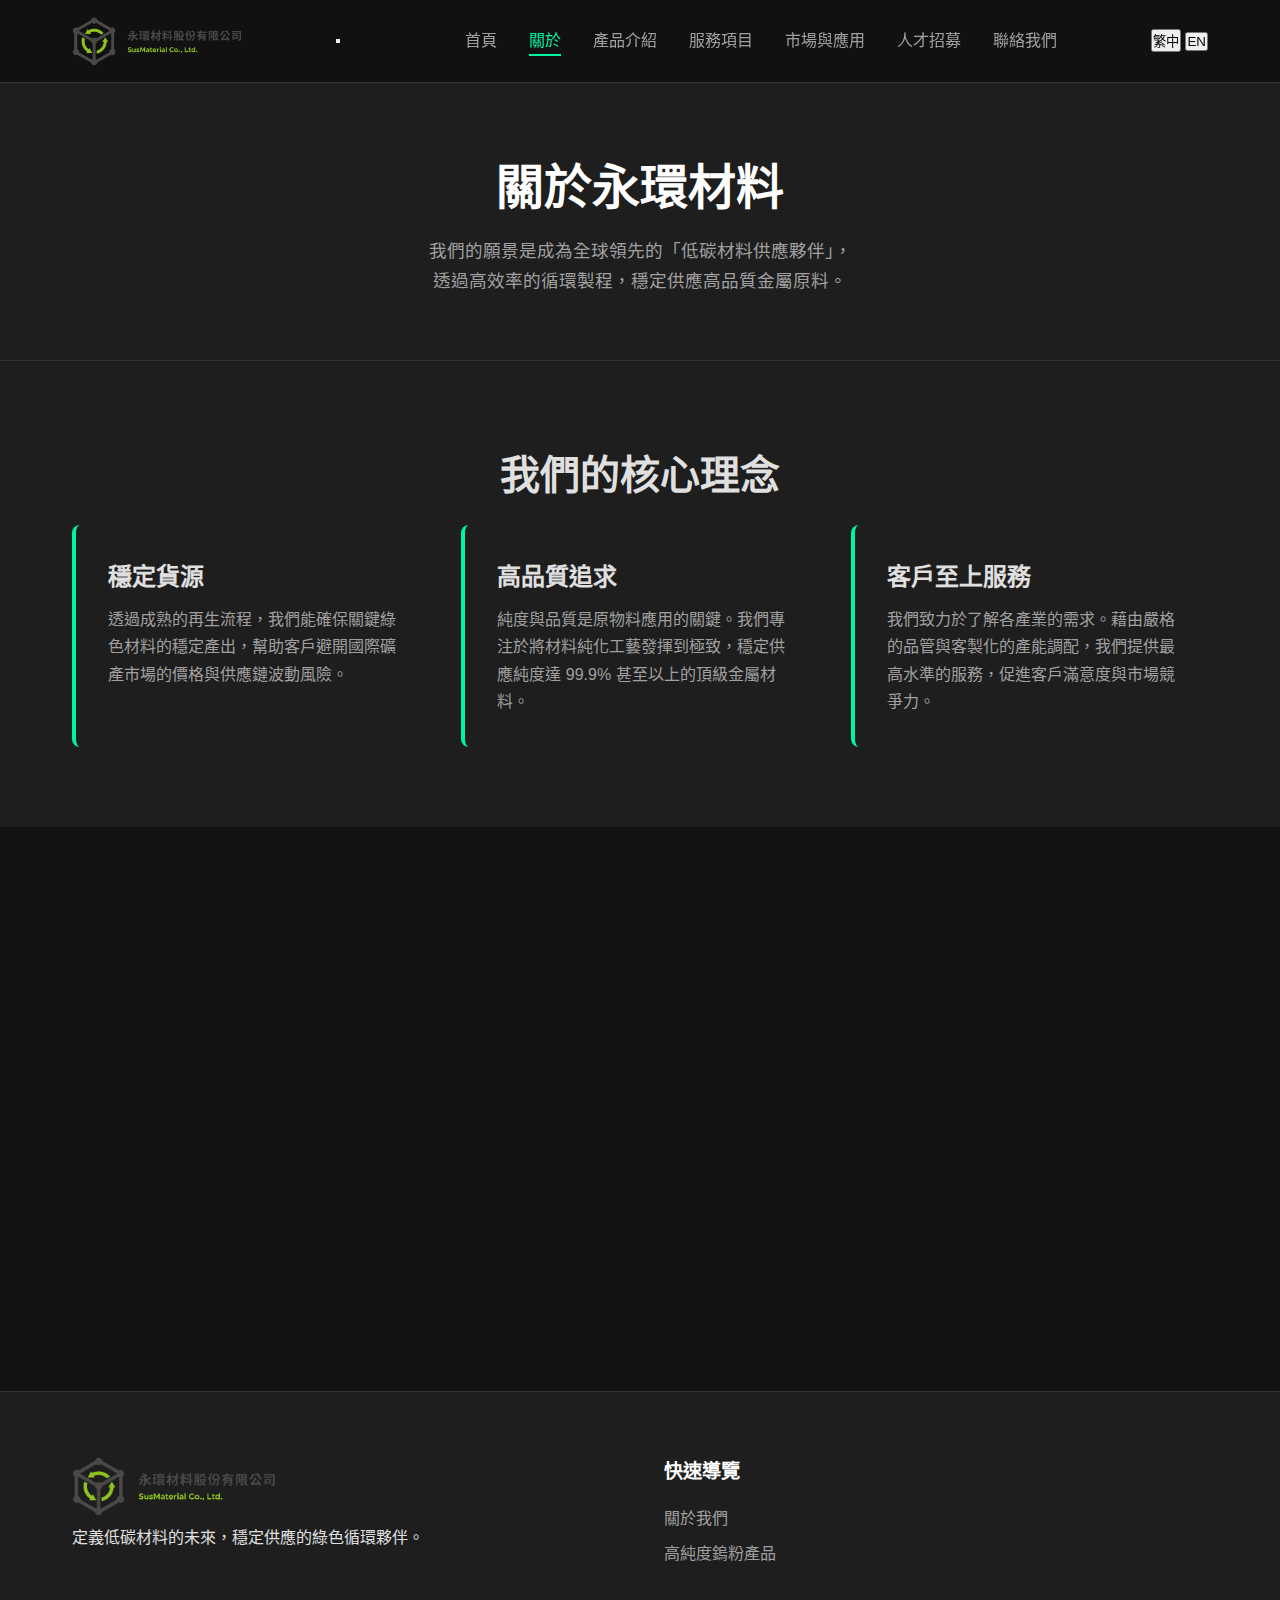
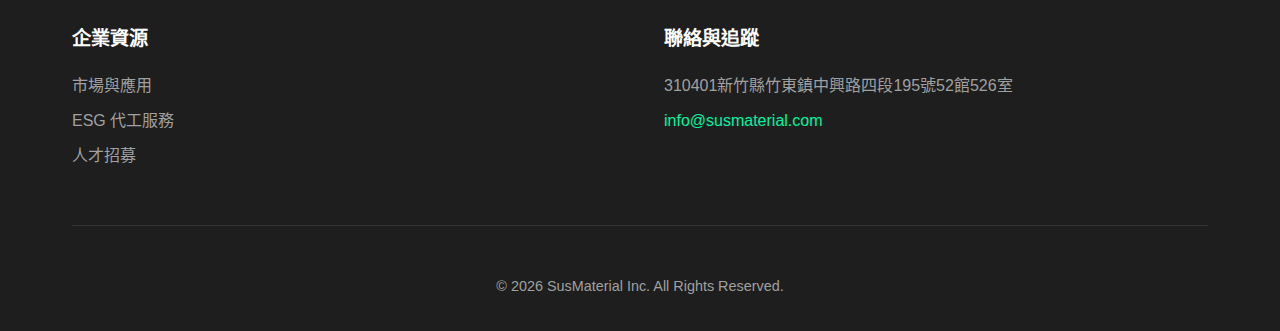
<file: about.html>
<!DOCTYPE html>
<html lang="zh-TW">

<head>
    <meta charset="UTF-8">
    <meta name="viewport" content="width=device-width, initial-scale=1.0">
    <title>關於我們 - 永環材料 (SusMaterial)</title>
    <link rel="stylesheet" href="style.css">
</head>

<body>
    <header class="main-header">
        <div class="container">
            <a href="index.html" class="logo">
                <img src="assets/logo.png" alt="SusMaterial Logo">
            </a>

            <button class="nav-toggle" aria-label="toggle navigation">
                <span class="hamburger"></span>
            </button>

            <nav class="main-nav">
                <ul>
                    <li><a href="index.html" data-i18n-key="navHome">首頁</a></li>
                    <li><a href="about.html" class="active" data-i18n-key="navAbout">關於</a></li>
                    <li><a href="products.html" data-i18n-key="navProducts">產品介紹</a></li>
                    <li><a href="services.html" data-i18n-key="navServices">服務項目</a></li>
                    <li><a href="market.html" data-i18n-key="navMarket">市場與應用</a></li>
                    <li><a href="careers.html" data-i18n-key="navCareers">人才招募</a></li>
                    <li><a href="contact.html" class="nav-cta-btn" data-i18n-key="navContact">聯絡我們</a></li>
                </ul>
            </nav>

            <div class="language-switcher">
                <button class="lang-btn active" data-lang="zh-TW">繁中</button>
                <button class="lang-btn" data-lang="en-US">EN</button>
            </div>
        </div>
    </header>

    <main>
        <section class="page-hero">
            <div class="container">
                <h1 class="page-title" data-i18n-key="aboutPageTitle">關於永環材料</h1>
                <p class="page-subtitle" data-i18n-key="aboutPageSubtitle1">我們的願景是成為全球領先的「低碳材料供應夥伴」，</p>
                <p class="page-subtitle" data-i18n-key="aboutPageSubtitle2">透過高效率的循環製程，穩定供應高品質金屬原料。</p>
            </div>
        </section>

        <section class="content-section" style="background-color: var(--bg-surface);">
            <div class="container reveal">
                <h2 class="section-title" data-i18n-key="aboutCoreTitle">我們的核心理念</h2>
                <div class="philosophy-grid">
                    <div class="feature-item">
                        <h3 data-i18n-key="aboutCore1Title">穩定貨源</h3>
                        <p data-i18n-key="aboutCore1Desc">透過成熟的再生流程，我們能確保關鍵綠色材料的穩定產出，幫助客戶避開國際礦產市場的價格與供應鏈波動風險。</p>
                    </div>
                    <div class="feature-item">
                        <h3 data-i18n-key="aboutCore2Title">高品質追求</h3>
                        <p data-i18n-key="aboutCore2Desc">
                            純度與品質是原物料應用的關鍵。我們專注於將材料純化工藝發揮到極致，穩定供應純度達 99.9% 甚至以上的頂級金屬材料。</p>
                    </div>
                    <div class="feature-item">
                        <h3 data-i18n-key="aboutCore3Title">客戶至上服務</h3>
                        <p data-i18n-key="aboutCore3Desc">我們致力於了解各產業的需求。藉由嚴格的品管與客製化的產能調配，我們提供最高水準的服務，促進客戶滿意度與市場競爭力。
                        </p>
                    </div>
                </div>
            </div>
        </section>

        <section class="content-section">
            <div class="container reveal">
                <h2 class="section-title" data-i18n-key="aboutSdgTitle">響應聯合國永續發展目標 (SDGs)</h2>
                <div class="section-intro" style="display: flex; justify-content: center; text-align: center;">
                    <span style="font-size: clamp(0.9rem, 2vw, 1.1rem); color: var(--text-secondary);"
                        data-i18n-key="aboutSdgDesc">永環材料的技術與營運模式，高度契合國際永續趨勢，<br>致力於為全球環境帶來實質的正面影響力。</span>
                </div>
                <div class="features-grid mt-2" style="grid-template-columns: repeat(auto-fit, minmax(280px, 1fr));">
                    <div class="feature-item md-card elevation-1" style="text-align: left; padding: 2rem;">
                        <h3 data-i18n-key="aboutSdg9Title"
                            style="color: var(--primary-accent); margin-bottom: 1rem; border-bottom: 2px solid var(--border-color); padding-bottom: 0.5rem; display: flex; align-items: center; white-space: nowrap;">
                            <span style="font-size: 1.5rem; margin-right: 0.5rem;">🏗️</span>目標 9：工業與創新
                        </h3>
                        <p data-i18n-key="aboutSdg9Desc" style="color: var(--text-secondary);">
                            透過革命性的低碳精煉技術，推動傳統金屬回收產業的創新升級，建立更具韌性且永續的工業基礎。</p>
                    </div>
                    <div class="feature-item md-card elevation-1" style="text-align: left; padding: 2rem;">
                        <h3 data-i18n-key="aboutSdg12Title"
                            style="color: var(--primary-accent); margin-bottom: 1rem; border-bottom: 2px solid var(--border-color); padding-bottom: 0.5rem; display: flex; align-items: center; white-space: nowrap;">
                            <span style="font-size: 1.5rem; margin-right: 0.5rem;">♻️</span>目標 12：責任消費與生產
                        </h3>
                        <p data-i18n-key="aboutSdg12Desc" style="color: var(--text-secondary);">
                            將廢棄合金轉化為高純度再生材料，極大化資源的利用率，建構完美的金屬閉環供應鏈，落實循環經濟。</p>
                    </div>
                    <div class="feature-item md-card elevation-1" style="text-align: left; padding: 2rem;">
                        <h3 data-i18n-key="aboutSdg13Title"
                            style="color: var(--primary-accent); margin-bottom: 1rem; border-bottom: 2px solid var(--border-color); padding-bottom: 0.5rem; display: flex; align-items: center; white-space: nowrap;">
                            <span style="font-size: 1.5rem; margin-right: 0.5rem;">🌍</span>目標 13：氣候行動
                        </h3>
                        <p data-i18n-key="aboutSdg13Desc" style="color: var(--text-secondary);">協助全球企業建立低碳供應鏈，邁向淨零目標
                            (Net Zero) 的承諾。</p>
                    </div>
                </div>
            </div>
        </section>

        <!-- Team Section Hidden per strategy 
        <section class="content-section">
            <div class="container reveal">
                <h2 class="section-title" data-i18n-key="aboutTeamTitle">專業、熱情、使命必達的團隊</h2>
                <p class="section-intro" data-i18n-key="aboutTeamIntro">
                    我們的團隊由材料科學、資源循環、商業營運等領域的專家組成，共同致力於以科技解決方案應對全球性的環境挑戰。</p>
                <div class="team-grid">
                    <div class="team-member">
                        <img src="assets/team-ceo.png" alt="鄭梓民博士">
                        <h4 data-i18n-key="aboutTeamCeoName">鄭梓民 博士</h4>
                        <span class="title" data-i18n-key="aboutTeamCeoTitle">創辦人 & 執行長 (CEO)</span>
                        <p data-i18n-key="aboutTeamCeoDesc">專精於廢棄物資源化與材料科學技術，是永環材料核心技術的發明者，擁有豐富的新型循環技術研發與商業化經驗。</p>
                    </div>
                    <div class="team-member">
                        <img src="assets/team-cto.png" alt="羅韶奇">
                        <h4 data-i18n-key="aboutTeamCtoName">羅韶奇 博士</h4>
                        <span class="title" data-i18n-key="aboutTeamCtoTitle">技術長 (CTO)</span>
                        <p data-i18n-key="aboutTeamCtoDesc">材料分析與低碳製程開發的專家，專長電化學技術應用與第一原理材料模擬，確保我們的技術始終保持在世界領先水平。</p>
                    </div>
                    <div class="team-member">
                        <img src="assets/team-coo.jpg" alt="黃渤珽">
                        <h4 data-i18n-key="aboutTeamCooName">黃渤珽</h4>
                        <span class="title" data-i18n-key="aboutTeamCooTitle">營運長 (COO)</span>
                        <p data-i18n-key="aboutTeamCooDesc">擅長產品設計與跨部門營運整合，負責將創新技術轉化為穩定可靠的商業服務，確保技術與市場需求的完美契合。</p>
                    </div>
                </div>
            </div>
        </section>
        -->
    </main>

    <footer class="main-footer">
        <div class="container">
            <div class="footer-content">
                <div class="footer-brand">
                    <img src="assets/logo.png" alt="SusMaterial Logo" style="height: 60px;">
                    <p data-i18n-key="footerSlogan">定義低碳材料的未來，穩定供應的綠色循環夥伴。</p>
                </div>
                <div class="footer-links">
                    <h3 data-i18n-key="footerSitemapQuick">快速導覽</h3>
                    <ul>
                        <li><a href="about.html" data-i18n-key="navAbout">關於我們</a></li>
                        <li><a href="products.html" data-i18n-key="navProducts">高純度鎢粉產品</a></li>
                    </ul>
                </div>
                <div class="footer-links">
                    <h3 data-i18n-key="footerSitemapResources">企業資源</h3>
                    <ul>
                        <li><a href="market.html" data-i18n-key="navMarket">市場與應用</a></li>
                        <li><a href="services.html" data-i18n-key="navServices">ESG 代工服務</a></li>
                        <li><a href="careers.html" data-i18n-key="navCareers">人才招募</a></li>
                    </ul>
                </div>
                <div class="footer-contact-info">
                    <h3 data-i18n-key="footerSitemapContact">聯絡與追蹤</h3>
                    <p data-i18n-key="footerContactAddress">310401新竹縣竹東鎮中興路四段195號52館526室</p>
                    <p data-i18n-key="footerContactEmail"><a href="mailto:info@susmaterial.com"
                            style="color: var(--primary-accent);">info@susmaterial.com</a></p>
                </div>
            </div>
        </div>
        <div class="footer-bottom">
            <p data-i18n-key="footerCopyright">© 2026 SusMaterial Inc. All Rights Reserved.</p>
        </div>
    </footer>

    <script src="app.js"></script>
    <script>
        function reveal() {
            var reveals = document.querySelectorAll(".reveal");
            for (var i = 0; i < reveals.length; i++) {
                var windowHeight = window.innerHeight;
                var elementTop = reveals[i].getBoundingClientRect().top;
                var elementVisible = 100;
                if (elementTop < windowHeight - elementVisible) {
                    reveals[i].classList.add("active");
                }
            }
        }
        window.addEventListener("scroll", reveal);
        reveal();

        const navToggle = document.querySelector('.nav-toggle');
        const mainNav = document.querySelector('.main-nav');
        navToggle.addEventListener('click', () => {
            document.body.classList.toggle('nav-open');
        });
    </script>
</body>

</html>
</file>
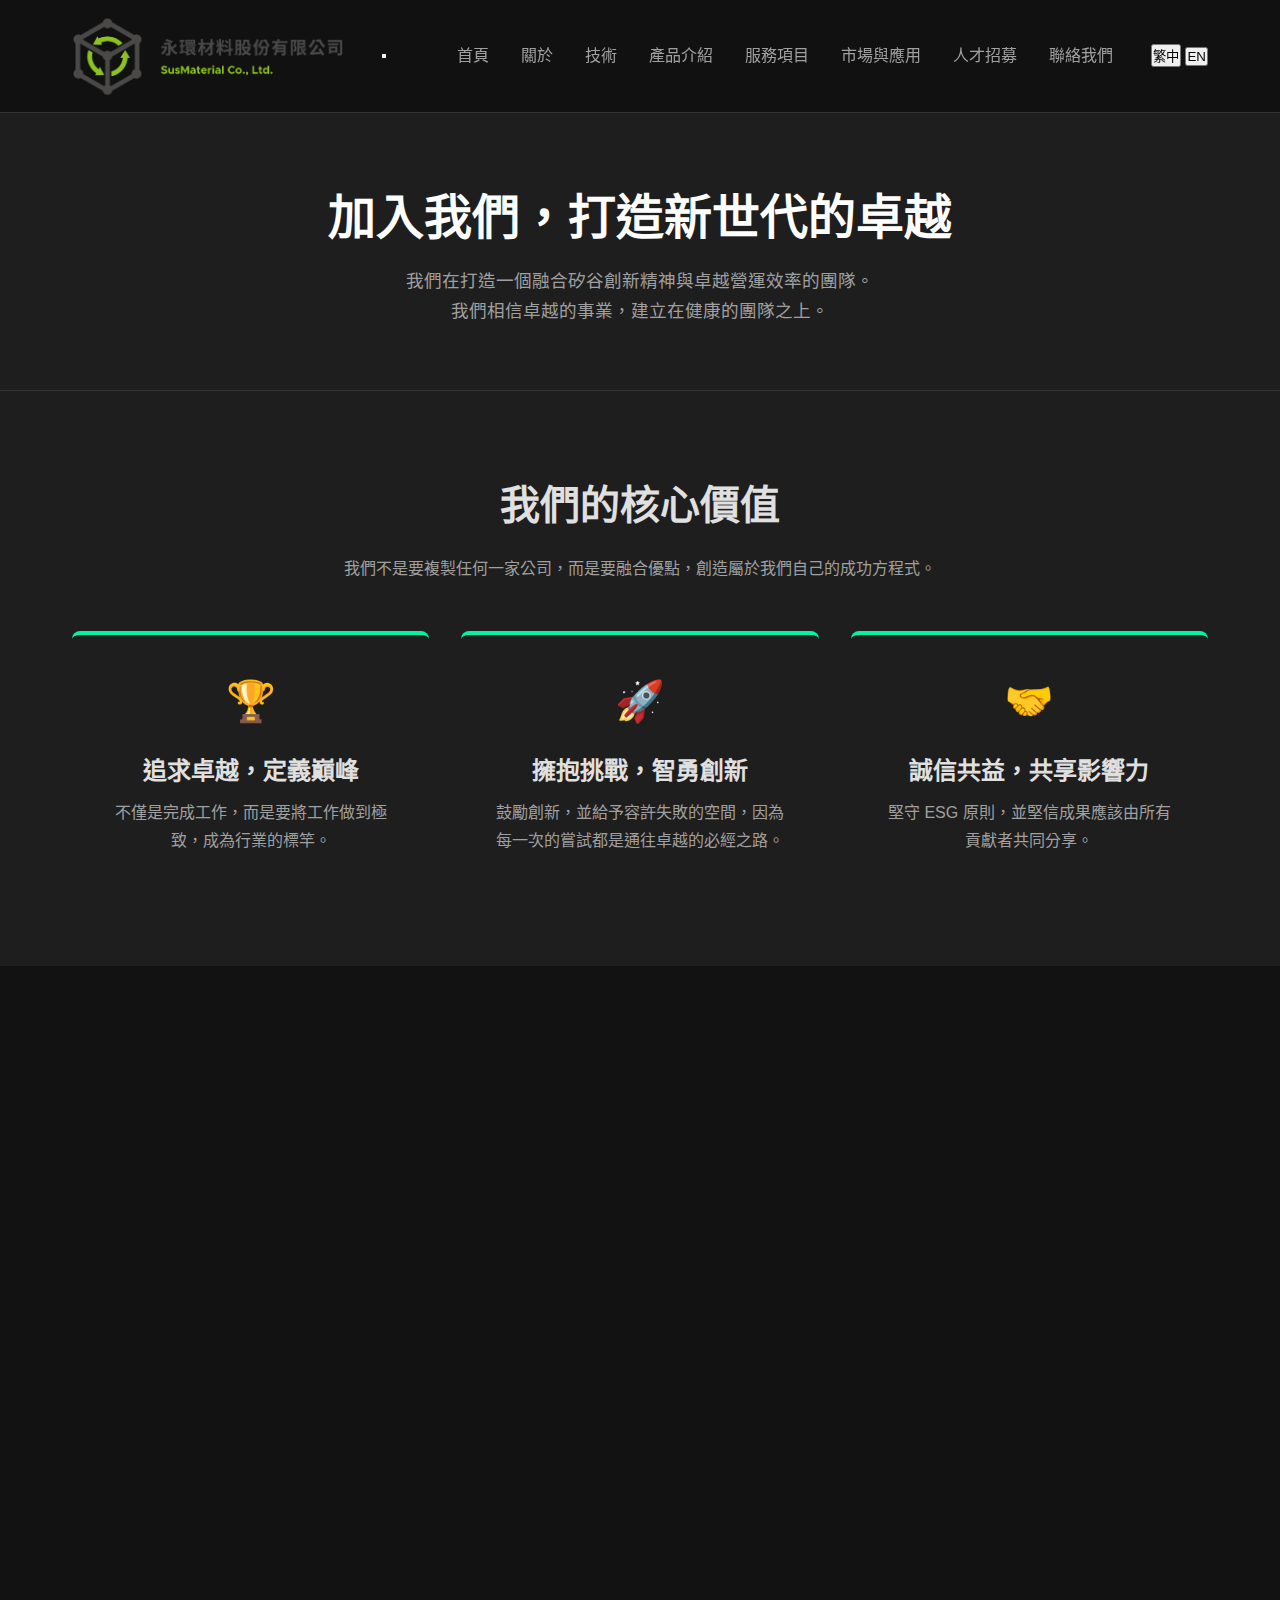
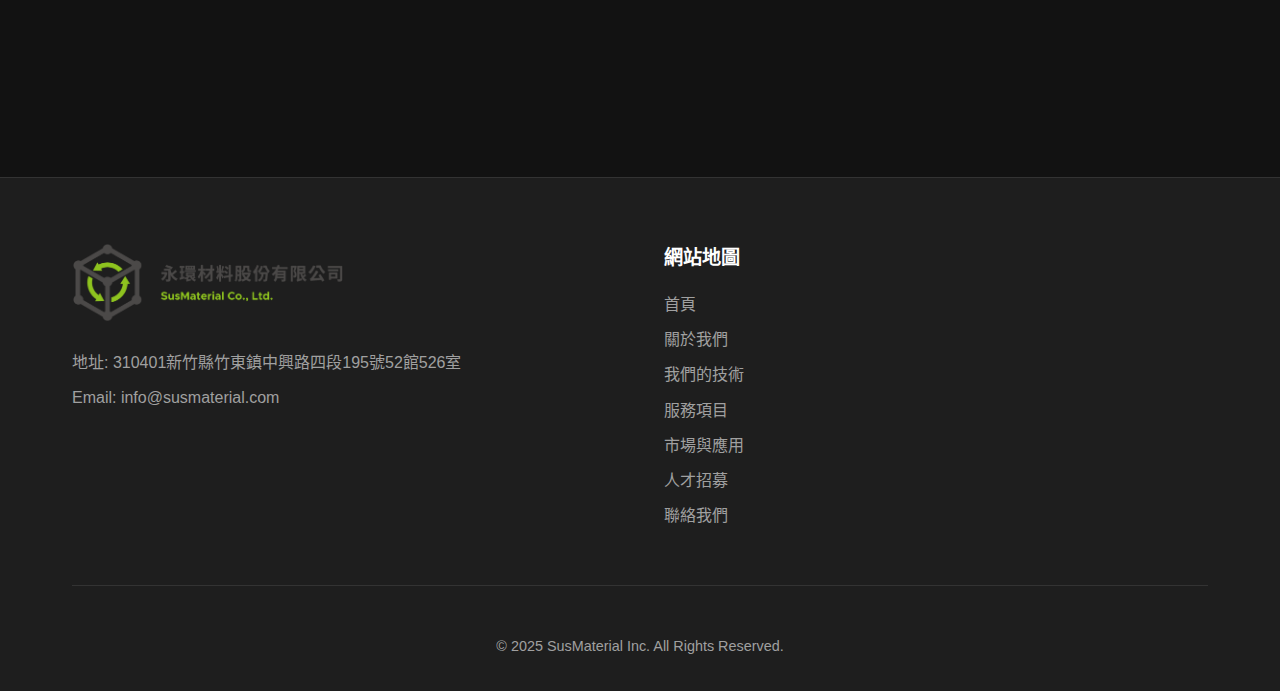
<file: careers.html>
<!DOCTYPE html>
<html lang="zh-TW">
<head>
    <meta charset="UTF-8">
    <meta name="viewport" content="width=device-width, initial-scale=1.0">
    <title>人才招募 - 永環材料 (SusMaterial)</title>
    <link rel="stylesheet" href="style.css">
    <style>
        #careers-values .feature-item {
            text-align: center !important;
            border-left: none !important;
            border-top: 4px solid var(--primary-accent) !important;
            /* background-color: red !important;  */
        }
    </style>
</head>
<body>
    <header class="main-header">
        <div class="container">
            <a href="index.html" class="logo">
                <img src="assets/logo.png" alt="SusMaterial Logo" style="height: 80px;">
            </a>

            <button class="nav-toggle" aria-label="toggle navigation">
                <span class="hamburger"></span>
            </button>

            <nav class="main-nav">
                <ul>
                    <li><a href="index.html" data-i18n-key="navHome">首頁</a></li>
                    <li><a href="about.html" data-i18n-key="navAbout">關於</a></li>
                    <li><a href="technology.html" data-i18n-key="navTech">技術</a></li>
                    <li><a href="products.html" data-i18n-key="navProducts">產品介紹</a></li>
                    <li><a href="services.html" data-i18n-key="navServices">服務項目</a></li>
                    <li><a href="market.html" data-i18n-key="navMarket">市場與應用</a></li>
                    <li><a href="careers.html" data-i18n-key="navCareers">人才招募</a></li>
                    <li><a href="contact.html" data-i18n-key="navContact">聯絡我們</a></li>
                </ul>
            </nav>

            <div class="language-switcher">
                <button class="lang-btn active" data-lang="zh-TW">繁中</button>
                <button class="lang-btn" data-lang="en-US">EN</button>
            </div>
        </div>
    </header>

    <main>
        <section class="page-hero">
            <div class="container">
                <h1 class="page-title" data-i18n-key="careersPageTitle">加入我們，打造新世代的卓越</h1>
                <p class="page-subtitle" data-i18n-key="careersPageSubtitle1">我們在打造一個融合矽谷創新精神與卓越營運效率的團隊。</p>
                <p class="page-subtitle" data-i18n-key="careersPageSubtitle2">我們相信卓越的事業，建立在健康的團隊之上。</p>
            </div>
        </section>

        <section id="careers-values" class="content-section" style="background-color: var(--bg-surface);">
            <div class="container reveal">
                <h2 class="section-title" data-i18n-key="careersValuesTitle">我們的核心價值</h2>
                <p class="section-intro" data-i18n-key="careersValuesIntro">我們不是要複製任何一家公司，而是要融合優點，創造屬於我們自己的成功方程式。</p>
                
                <div class="features-grid" style="margin-top: 3rem;">
                    
                    <div class="feature-item">
                        <div class="feature-icon">🏆</div>
                        <h3 data-i18n-key="careersValue1Title">追求卓越，定義巔峰</h3>
                        <p data-i18n-key="careersValue1Desc">不僅是完成工作，而是要將工作做到極致，成為行業的標竿。</p>
                    </div>
                    
                    <div class="feature-item">
                        <div class="feature-icon">🚀</div>
                        <h3 data-i18n-key="careersValue2Title">擁抱挑戰，智勇創新</h3>
                        <p data-i18n-key="careersValue2Desc">鼓勵創新，並給予容許失敗的空間，因為每一次的嘗試都是通往卓越的必經之路。</p>
                    </div>
                    
                    <!-- <div class="feature-item">
                        <div class="feature-icon">💬</div>
                        <h3 data-i18n-key="careersValue3Title">極致坦率，尊重多元</h3>
                        <p data-i18n-key="careersValue3Desc">創造一個心理安全的環境，在這裡，坦率的溝通是常態，而多元的聲音被視為最寶貴的資產。</p>
                    </div> -->

                    <div class="feature-item">
                        <div class="feature-icon">🤝</div>
                        <h3 data-i18n-key="careersValue4Title">誠信共益，共享影響力</h3>
                        <p data-i18n-key="careersValue4Desc">堅守 ESG 原則，並堅信成果應該由所有貢獻者共同分享。</p>
                    </div>
                </div>
            </div>
        </section>

        <section class="content-section">
            <div class="container reveal">
                <h2 class="section-title" data-i18n-key="careersOpenTitle">開放職缺</h2>
                
                <p class="bonus-highlight" data-i18n-key="careersBonus">★ 另有績效獎金與員工認股計畫 (ESOP)</p>

                <div class="job-list-container">

                    <div class="job-card">
                        <div class="job-card-header">
                            <h3 data-i18n-key="careersJob1Title">製程研發工程師</h3>
                            <span class="job-tag-fulltime" data-i18n-key="careersJob1Tag">正職</span>
                        </div>
                        <div class="job-card-details">
                            <p data-i18n-key="careersJob1Loc">地點：新竹縣竹東鎮工研院中興院區</p>
                            <p data-i18n-key="careersJob1Pay">待遇：面議</p>
                        </div>
                        <a href="job-engineer.html" class="btn btn-secondary" data-i18n-key="careersJob1Btn">查看詳情</a>
                    </div>

                    <div class="job-card">
                        <div class="job-card-header">
                            <h3 data-i18n-key="careersJob2Title">實驗室助理約聘人員</h3>
                            <span class="job-tag-contract" data-i18n-key="careersJob2Tag">兼職/約聘</span>
                        </div>
                        <div class="job-card-details">
                            <p data-i18n-key="careersJob2Loc">地點：新竹縣竹東鎮工研院中興院區</p>
                            <p data-i18n-key="careersJob2Pay">待遇：面議</p>
                        </div>
                        <a href="job-assistant.html" class="btn btn-secondary" data-i18n-key="careersJob2Btn">查看詳情</a>
                    </div>

                    <div class="job-card">
                        <div class="job-card-header">
                            <h3 data-i18n-key="careersJob3Title">製程研發實習生</h3>
                            <span class="job-tag-intern" data-i18n-key="careersJob3Tag">實習</span>
                        </div>
                        <div class="job-card-details">
                            <p data-i18n-key="careersJob3Loc">地點：新竹縣竹東鎮工研院中興院區</p>
                            <p data-i18n-key="careersJob3Pay">待遇：面議</p>
                        </div>
                        <a href="job-intern.html" class="btn btn-secondary" data-i18n-key="careersJob3Btn">查看詳情</a>
                    </div>

                </div>
            </div>
        </section>
    </main>
    
    <footer class="main-footer">
        <div class="container">
            <div class="footer-content">
                <div class="footer-contact-info">
                    <h3><img src="assets/logo.png" alt="SusMaterial Logo" style="height: 80px;"></h3>
                    <p data-i18n-key="footerContactAddress">地址: 310401新竹縣竹東鎮中興路四段195號52館526室</p>
                    <p data-i18n-key="footerContactEmail">Email: <a href="mailto:info@susmaterial.com">info@susmaterial.com</a></p>
                </div>
                <div class="footer-links">
                    <h3 data-i18n-key="footerSitemapTitle">網站地圖</h3>
                    <ul>
                        <li><a href="index.html" data-i18n-key="navHome">首頁</a></li>
                        <li><a href="about.html" data-i18n-key="navAbout">關於我們</a></li>
                        <li><a href="technology.html" data-i18n-key="navTech">我們的技術</a></li>
                        <li><a href="services.html" data-i18n-key="navServices">服務項目</a></li>
                        <li><a href="market.html" data-i18n-key="navMarket">市場與應用</a></li>
                        <li><a href="careers.html" data-i18n-key="navCareers">人才招募</a></li>
                        <li><a href="contact.html" data-i18n-key="navContact">聯絡我們</a></li>
                    </ul>
                </div>
            </div>
            <div class="footer-bottom">
                <p data-i18n-key="footerCopyright">© 2025 SusMaterial Inc. All Rights Reserved.</p>
            </div>
        </div>
    </footer>

    <script src="app.js"></script>
    <script>
        function reveal() {
            var reveals = document.querySelectorAll(".reveal");
            for (var i = 0; i < reveals.length; i++) {
                var windowHeight = window.innerHeight;
                var elementTop = reveals[i].getBoundingClientRect().top;
                var elementVisible = 100;
                if (elementTop < windowHeight - elementVisible) {
                    reveals[i].classList.add("active");
                }
            }
        }
        window.addEventListener("scroll", reveal);
        reveal();
        
        const navToggle = document.querySelector('.nav-toggle');
        const mainNav = document.querySelector('.main-nav');
        navToggle.addEventListener('click', () => {
            document.body.classList.toggle('nav-open');
        });
    </script>
</body>
</html>
</file>
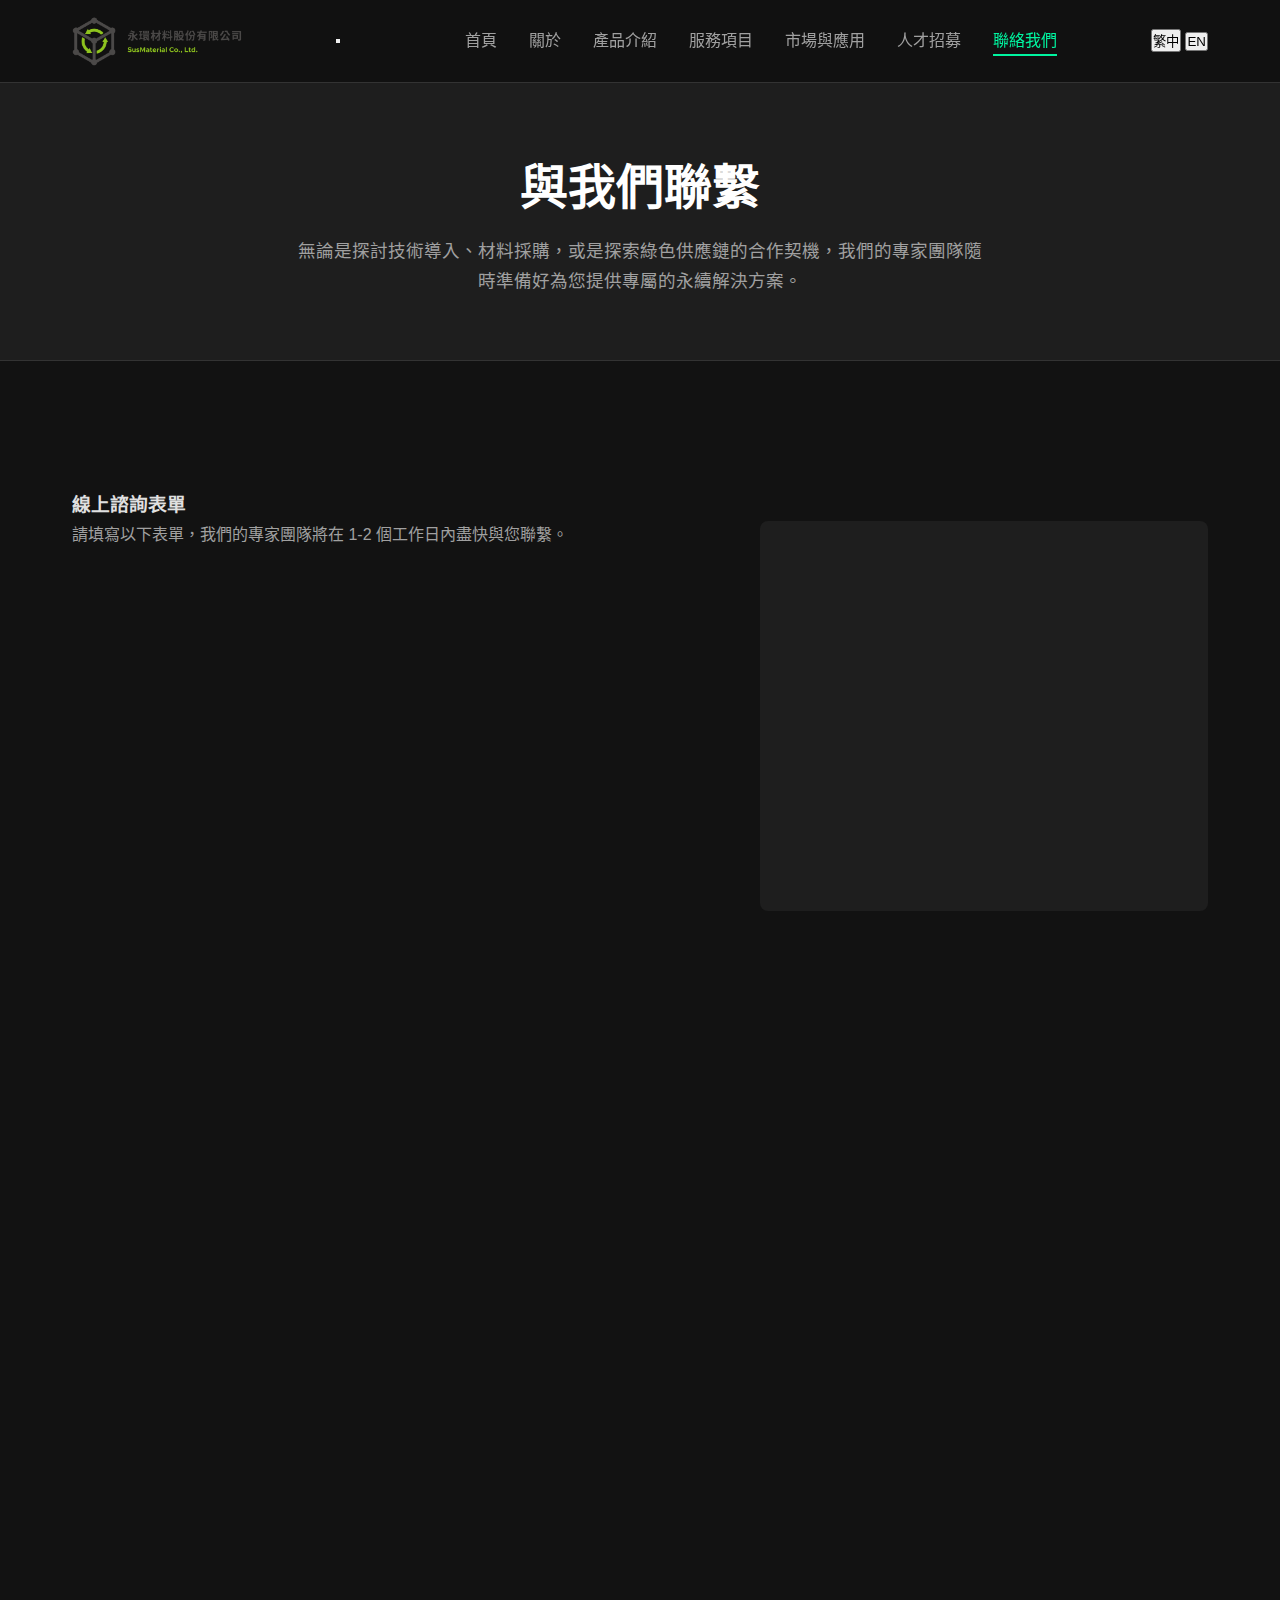
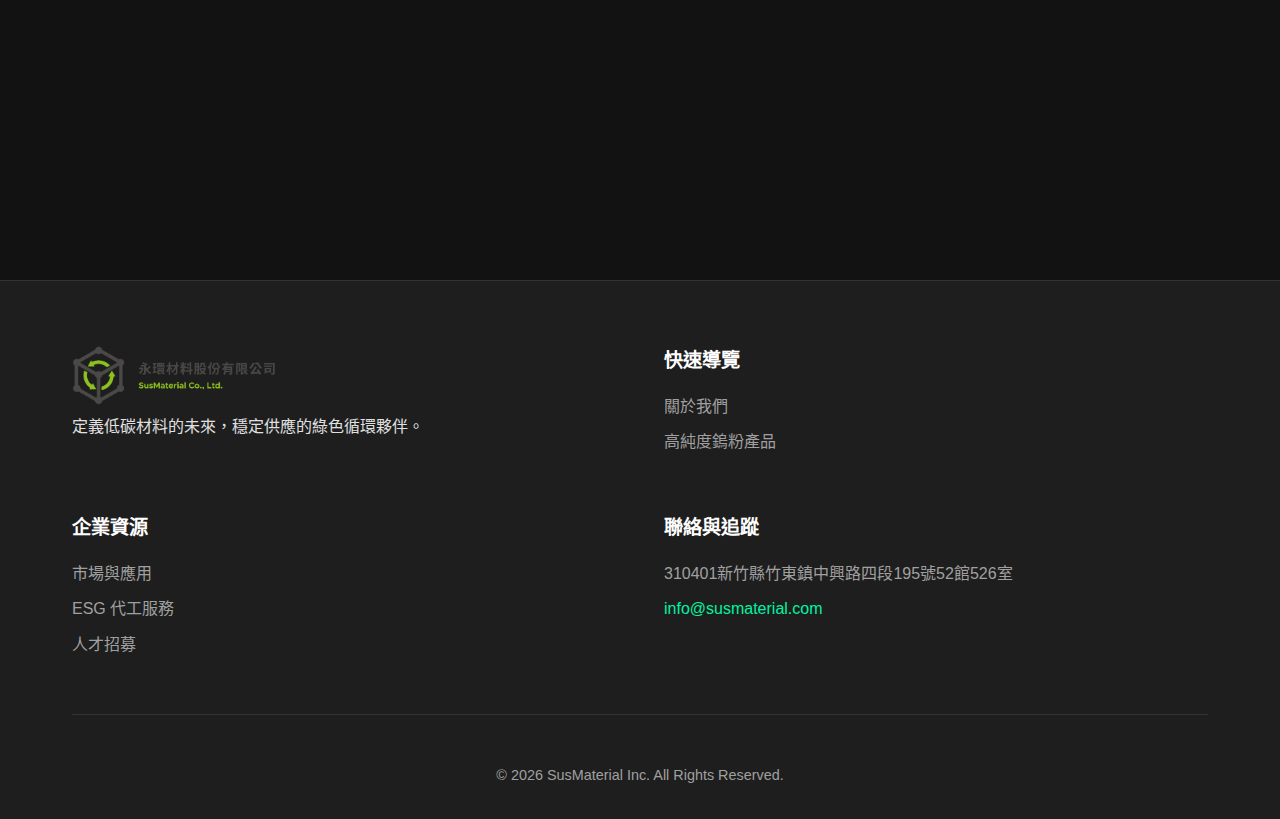
<file: contact.html>
<!DOCTYPE html>
<html lang="zh-TW">

<head>
    <meta charset="UTF-8">
    <meta name="viewport" content="width=device-width, initial-scale=1.0">
    <title>聯絡我們 - 永環材料 (SusMaterial)</title>
    <link rel="stylesheet" href="style.css">
</head>

<body>
    <header class="main-header">
        <div class="container">
            <a href="index.html" class="logo">
                <img src="assets/logo.png" alt="SusMaterial Logo">
            </a>

            <button class="nav-toggle" aria-label="toggle navigation">
                <span class="hamburger"></span>
            </button>

            <nav class="main-nav">
                <ul>
                    <li><a href="index.html" data-i18n-key="navHome">首頁</a></li>
                    <li><a href="about.html" data-i18n-key="navAbout">關於</a></li>
                    <li><a href="products.html" data-i18n-key="navProducts">產品介紹</a></li>
                    <li><a href="services.html" data-i18n-key="navServices">服務項目</a></li>
                    <li><a href="market.html" data-i18n-key="navMarket">市場與應用</a></li>
                    <li><a href="careers.html" data-i18n-key="navCareers">人才招募</a></li>
                    <li><a href="contact.html" class="active nav-cta-btn" data-i18n-key="navContact">聯絡我們</a></li>
                </ul>
            </nav>

            <div class="language-switcher">
                <button class="lang-btn active" data-lang="zh-TW">繁中</button>
                <button class="lang-btn" data-lang="en-US">EN</button>
            </div>
        </div>
    </header>

    <main>
        <section class="page-hero">
            <div class="container">
                <h1 class="page-title" data-i18n-key="contactPageTitle">與我們聯繫</h1>
                <p class="page-subtitle" data-i18n-key="contactPageSubtitle">
                    無論是探討技術導入、材料採購，或是探索綠色供應鏈的合作契機，我們的專家團隊隨時準備好為您提供專屬的永續解決方案。</p>
            </div>
        </section>

        <section class="content-section">
            <div class="container reveal">
                <div class="contact-grid">
                    <div class="contact-form">
                        <h3>線上諮詢表單</h3>
                        <p style="color:var(--text-secondary); margin-bottom: 2rem;">請填寫以下表單，我們的專家團隊將在 1-2 個工作日內盡快與您聯繫。
                        </p>
                        <iframe
                            src="https://docs.google.com/forms/d/e/1FAIpQLSezeEbLsRZ07hnGW4J0bH8TXHt20SnYXJY_5I69_8pW52dEfQ/viewform?embedded=true"
                            width="640" height="1211" frameborder="0" marginheight="0" marginwidth="0">Loading…</iframe>
                    </div>
                    <div class="contact-info">
                        <div class="map-container">
                            <p style="padding: 2rem; text-align: center;"><iframe
                                    src="https://www.google.com/maps/embed?pb=!1m18!1m12!1m3!1d3622.6214703471446!2d121.04298217393165!3d24.774164448707914!2m3!1f0!2f0!3f0!3m2!1i1024!2i768!4f13.1!3m3!1m2!1s0x346837daafec8cf5%3A0x65d8d4def2d4ca99!2z5bel56CU6ZmiNTLppKg!5e0!3m2!1sen!2stw!4v1753025527531!5m2!1sen!2stw"
                                    width="600" height="450" style="border:0;" allowfullscreen="" loading="lazy"
                                    referrerpolicy="no-referrer-when-downgrade"></iframe></p>
                        </div>
                    </div>
                </div>
            </div>
        </section>
    </main>

    <footer class="main-footer">
        <div class="container">
            <div class="footer-content">
                <div class="footer-brand">
                    <img src="assets/logo.png" alt="SusMaterial Logo" style="height: 60px;">
                    <p data-i18n-key="footerSlogan">定義低碳材料的未來，穩定供應的綠色循環夥伴。</p>
                </div>
                <div class="footer-links">
                    <h3 data-i18n-key="footerSitemapQuick">快速導覽</h3>
                    <ul>
                        <li><a href="about.html" data-i18n-key="navAbout">關於我們</a></li>
                        <li><a href="products.html" data-i18n-key="navProducts">高純度鎢粉產品</a></li>
                    </ul>
                </div>
                <div class="footer-links">
                    <h3 data-i18n-key="footerSitemapResources">企業資源</h3>
                    <ul>
                        <li><a href="market.html" data-i18n-key="navMarket">市場與應用</a></li>
                        <li><a href="services.html" data-i18n-key="navServices">ESG 代工服務</a></li>
                        <li><a href="careers.html" data-i18n-key="navCareers">人才招募</a></li>
                    </ul>
                </div>
                <div class="footer-contact-info">
                    <h3 data-i18n-key="footerSitemapContact">聯絡與追蹤</h3>
                    <p data-i18n-key="footerContactAddress">310401新竹縣竹東鎮中興路四段195號52館526室</p>
                    <p data-i18n-key="footerContactEmail"><a href="mailto:info@susmaterial.com"
                            style="color: var(--primary-accent);">info@susmaterial.com</a></p>
                </div>
            </div>
        </div>
        <div class="footer-bottom">
            <p data-i18n-key="footerCopyright">© 2026 SusMaterial Inc. All Rights Reserved.</p>
        </div>
    </footer>

    <script src="app.js"></script>

    <script>
        function reveal() {
            var reveals = document.querySelectorAll(".reveal");
            for (var i = 0; i < reveals.length; i++) {
                var windowHeight = window.innerHeight;
                var elementTop = reveals[i].getBoundingClientRect().top;
                var elementVisible = 100;
                if (elementTop < windowHeight - elementVisible) {
                    reveals[i].classList.add("active");
                }
            }
        }
        window.addEventListener("scroll", reveal);
        reveal();
        // --- 新增的漢堡選單功能 ---
        const navToggle = document.querySelector('.nav-toggle');
        const mainNav = document.querySelector('.main-nav');

        navToggle.addEventListener('click', () => {
            // 切換 body 的 class，來觸發 CSS 中的 .nav-open 樣式
            document.body.classList.toggle('nav-open');
        });
    </script>
</body>

</html>
</file>
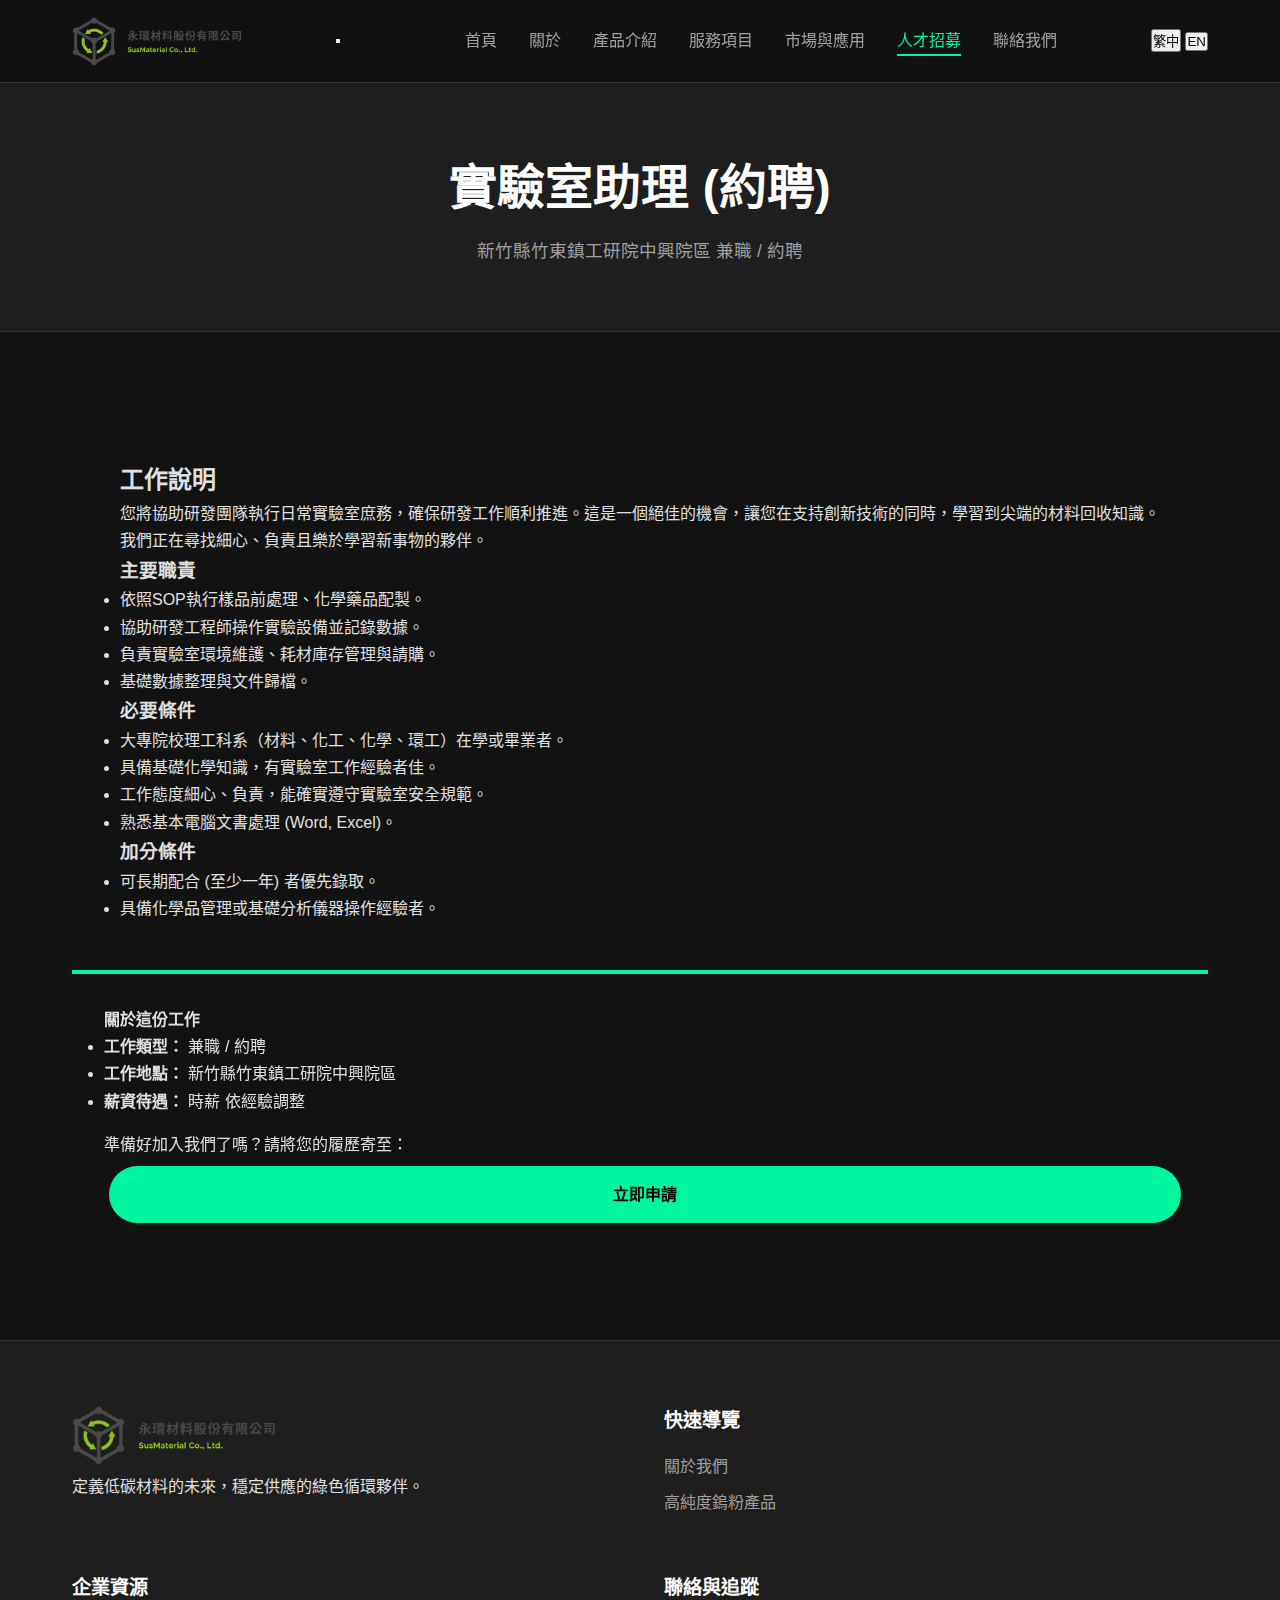
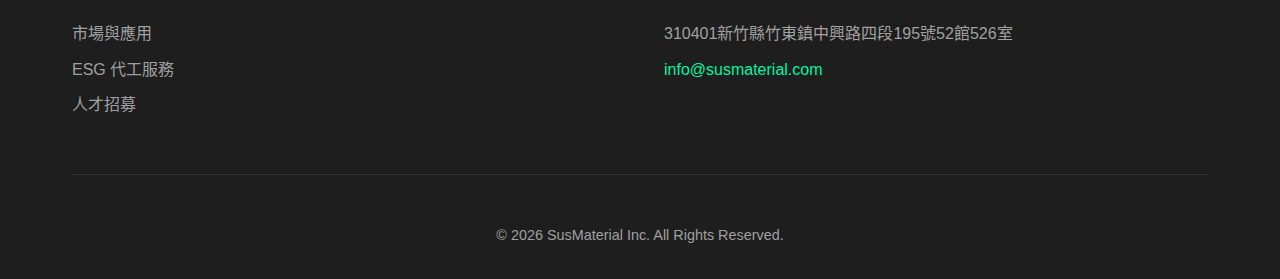
<file: job-assistant.html>
<!DOCTYPE html>
<html lang="zh-TW">

<head>
    <meta charset="UTF-8">
    <meta name="viewport" content="width=device-width, initial-scale=1.0">
    <title>實驗室助理 (約聘) - 人才招募 | 永環材料 (SusMaterial)</title>
    <link rel="stylesheet" href="style.css">
</head>

<body>
    <header class="main-header">
        <div class="container">
            <a href="index.html" class="logo">
                <img src="assets/logo.png" alt="SusMaterial Logo">
            </a>
            <button class="nav-toggle" aria-label="toggle navigation">
                <span class="hamburger"></span>
            </button>
            <nav class="main-nav">
                <ul>
                    <li><a href="index.html" data-i18n-key="navHome">首頁</a></li>
                    <li><a href="about.html" data-i18n-key="navAbout">關於</a></li>
                    <li><a href="products.html" data-i18n-key="navProducts">產品介紹</a></li>
                    <li><a href="services.html" data-i18n-key="navServices">服務項目</a></li>
                    <li><a href="market.html" data-i18n-key="navMarket">市場與應用</a></li>
                    <li><a href="careers.html" class="active" data-i18n-key="navCareers">人才招募</a></li>
                    <li><a href="contact.html" data-i18n-key="navContact">聯絡我們</a></li>
                </ul>
            </nav>
            <div class="language-switcher">
                <button class="lang-btn active" data-lang="zh-TW">繁中</button>
                <button class="lang-btn" data-lang="en-US">EN</button>
            </div>
        </div>
    </header>

    <main>
        <section class="page-hero">
            <div class="container">
                <h1 class="page-title" data-i18n-key="jobAsstTitle">實驗室助理 (約聘)</h1>
                <p class="page-subtitle">
                    <span class="job-detail-tag" data-i18n-key="jobAsstLoc">新竹縣竹東鎮工研院中興院區</span>
                    <span class="job-detail-tag" data-i18n-key="jobAsstType">兼職 / 約聘</span>
                </p>
            </div>
        </section>

        <section class="content-section">
            <div class="container">
                <div class="job-detail-grid" style="gap: 2rem;">
                    <div class="job-detail-main md-card elevation-1" style="padding: 3rem;">
                        <h2 data-i18n-key="jobDesc">工作說明</h2>
                        <p data-i18n-key="jobAsstAbout">
                            您將協助研發團隊執行日常實驗室庶務，確保研發工作順利推進。這是一個絕佳的機會，讓您在支持創新技術的同時，學習到尖端的材料回收知識。我們正在尋找細心、負責且樂於學習新事物的夥伴。</p>

                        <h3 data-i18n-key="jobResp">主要職責</h3>
                        <ul>
                            <li data-i18n-key="jobAsstResp1">依照SOP執行樣品前處理、化學藥品配製。</li>
                            <li data-i18n-key="jobAsstResp2">協助研發工程師操作實驗設備並記錄數據。</li>
                            <li data-i18n-key="jobAsstResp3">負責實驗室環境維護、耗材庫存管理與請購。</li>
                            <li data-i18n-key="jobAsstResp4">基礎數據整理與文件歸檔。</li>
                        </ul>

                        <h3 data-i18n-key="jobQual">必要條件</h3>
                        <ul>
                            <li data-i18n-key="jobAsstQual1">大專院校理工科系（材料、化工、化學、環工）在學或畢業者。</li>
                            <li data-i18n-key="jobAsstQual2">具備基礎化學知識，有實驗室工作經驗者佳。</li>
                            <li data-i18n-key="jobAsstQual3">工作態度細心、負責，能確實遵守實驗室安全規範。</li>
                            <li data-i18n-key="jobAsstQual4">熟悉基本電腦文書處理 (Word, Excel)。</li>
                        </ul>

                        <h3 data-i18n-key="jobPref">加分條件</h3>
                        <ul>
                            <li data-i18n-key="jobAsstPref1">可長期配合 (至少一年) 者優先錄取。</li>
                            <li data-i18n-key="jobAsstPref2">具備化學品管理或基礎分析儀器操作經驗者。</li>
                        </ul>
                    </div>

                    <div class="job-detail-sidebar" style="position: sticky; top: 100px; align-self: start;">
                        <div class="sidebar-widget md-card elevation-2"
                            style="padding: 2rem; border-top: 4px solid var(--primary-accent);">
                            <h4 data-i18n-key="jobAbout">關於這份工作</h4>
                            <ul>
                                <li><strong data-i18n-key="jobType">工作類型：</strong> <span data-i18n-key="jobAsstType">兼職
                                        / 約聘</span></li>
                                <li><strong data-i18n-key="jobLoc">工作地點：</strong> <span
                                        data-i18n-key="jobAsstLoc">新竹縣竹東鎮工研院中興院區</span></li>
                                <li><strong data-i18n-key="jobPay">薪資待遇：</strong> <span data-i18n-key="jobAsstPay">時薪
                                        依經驗調整</span></li>
                            </ul>
                            <p style="margin-top: 1rem;" data-i18n-key="jobApplyDesc">準備好加入我們了嗎？請將您的履歷寄至：</p>
                            <a href="mailto:info@susmaterial.com" class="btn btn-primary"
                                style="width: 100%; text-align: center; margin-top: 0.5rem;"
                                data-i18n-key="jobApply">立即申請</a>
                        </div>
                    </div>
                </div>
            </div>
        </section>
    </main>

    <footer class="main-footer">
        <div class="container">
            <div class="footer-content">
                <div class="footer-brand">
                    <img src="assets/logo.png" alt="SusMaterial Logo" style="height: 60px;">
                    <p data-i18n-key="footerSlogan">定義低碳材料的未來，穩定供應的綠色循環夥伴。</p>
                </div>
                <div class="footer-links">
                    <h3 data-i18n-key="footerSitemapQuick">快速導覽</h3>
                    <ul>
                        <li><a href="about.html" data-i18n-key="navAbout">關於我們</a></li>
                        <li><a href="products.html" data-i18n-key="navProducts">高純度鎢粉產品</a></li>
                    </ul>
                </div>
                <div class="footer-links">
                    <h3 data-i18n-key="footerSitemapResources">企業資源</h3>
                    <ul>
                        <li><a href="market.html" data-i18n-key="navMarket">市場與應用</a></li>
                        <li><a href="services.html" data-i18n-key="navServices">ESG 代工服務</a></li>
                        <li><a href="careers.html" data-i18n-key="navCareers">人才招募</a></li>
                    </ul>
                </div>
                <div class="footer-contact-info">
                    <h3 data-i18n-key="footerSitemapContact">聯絡與追蹤</h3>
                    <p data-i18n-key="footerContactAddress">310401新竹縣竹東鎮中興路四段195號52館526室</p>
                    <p data-i18n-key="footerContactEmail"><a href="mailto:info@susmaterial.com"
                            style="color: var(--primary-accent);">info@susmaterial.com</a></p>
                </div>
            </div>
        </div>
        <div class="footer-bottom">
            <p data-i18n-key="footerCopyright">© 2026 SusMaterial Inc. All Rights Reserved.</p>
        </div>
    </footer>

    <script src="app.js"></script>
    <script>
        function reveal() {
            var reveals = document.querySelectorAll(".reveal");
            for (var i = 0; i < reveals.length; i++) {
                var windowHeight = window.innerHeight;
                var elementTop = reveals[i].getBoundingClientRect().top;
                var elementVisible = 100;
                if (elementTop < windowHeight - elementVisible) {
                    reveals[i].classList.add("active");
                }
            }
        }
        window.addEventListener("scroll", reveal);
        reveal();

        const navToggle = document.querySelector('.nav-toggle');
        const mainNav = document.querySelector('.main-nav');
        navToggle.addEventListener('click', () => {
            document.body.classList.toggle('nav-open');
        });
    </script>
</body>

</html>
</file>
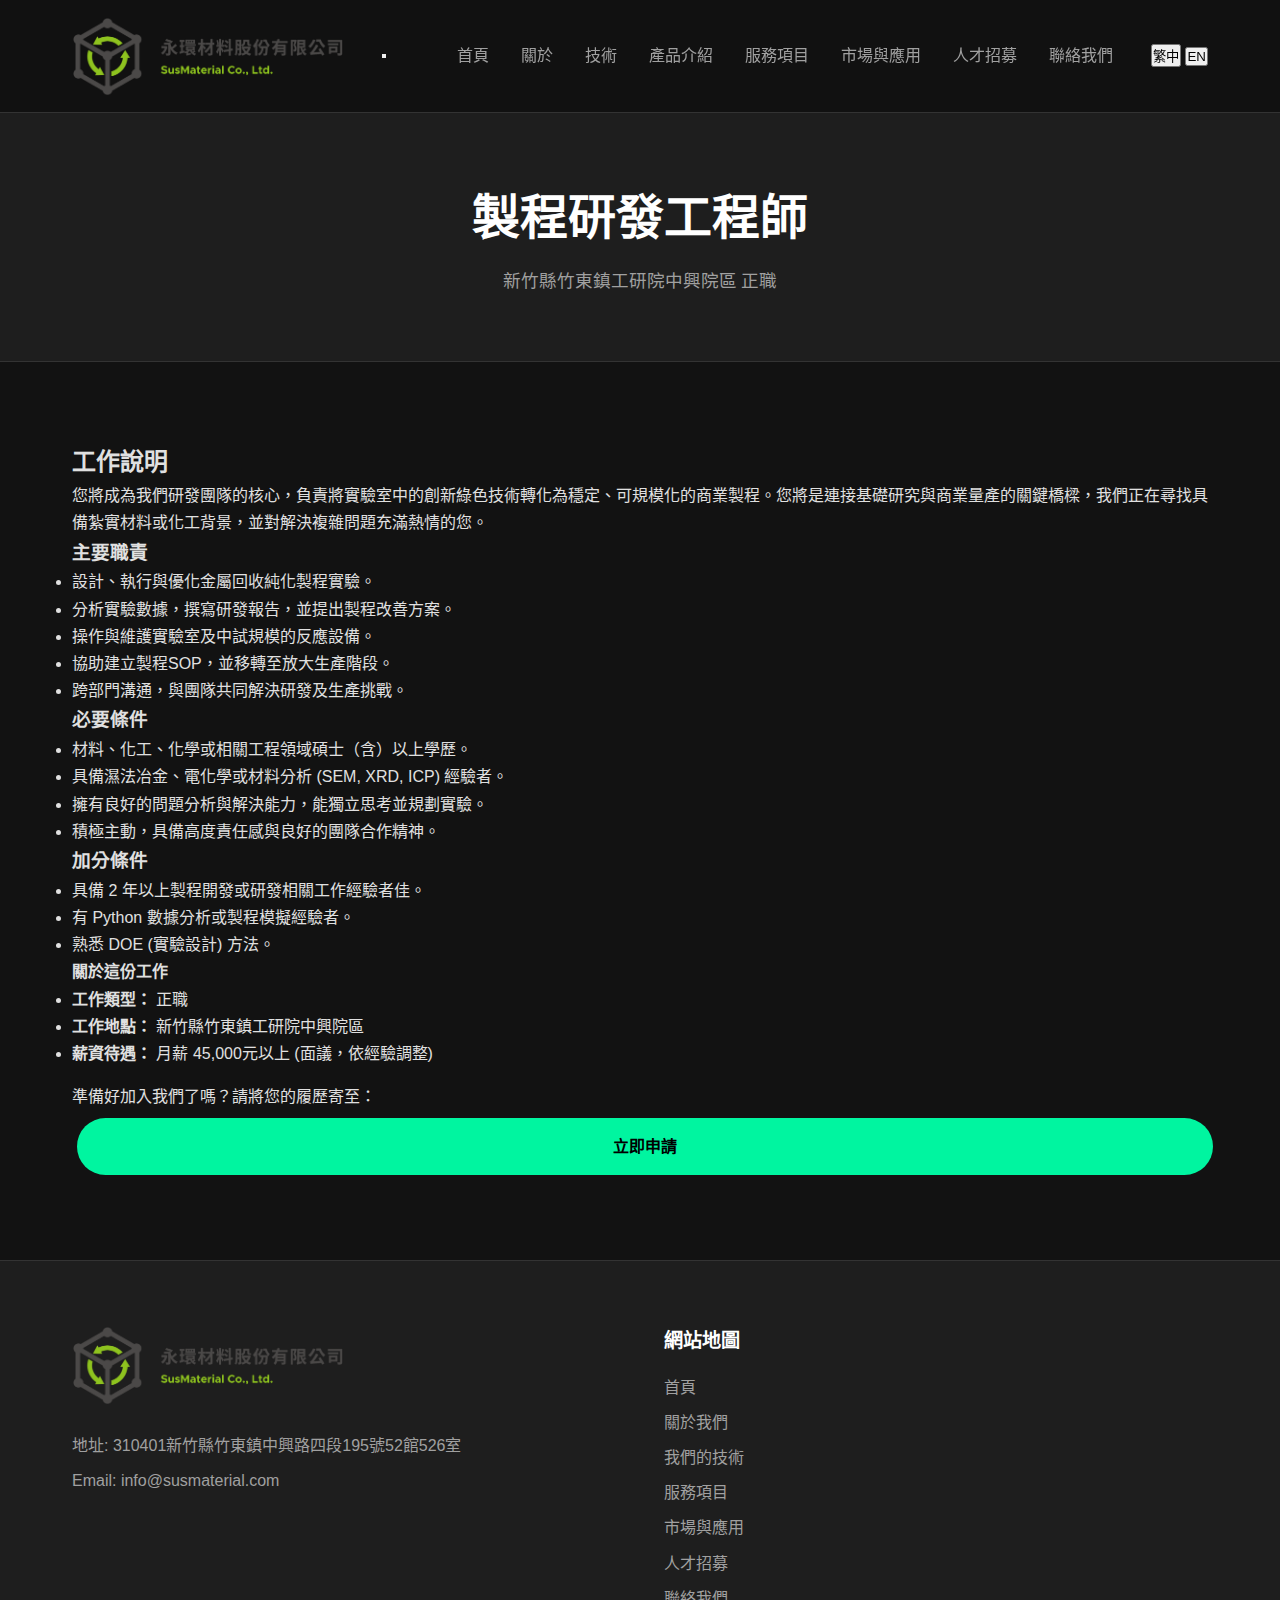
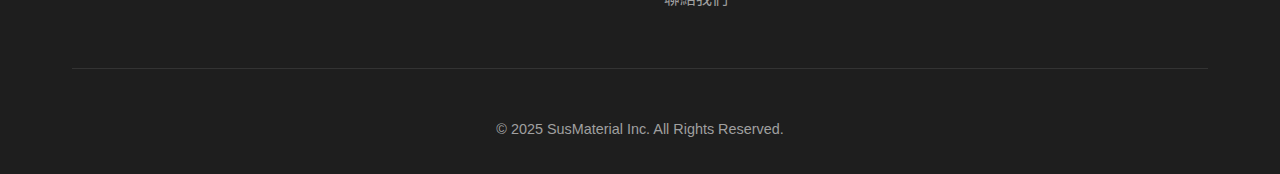
<file: job-engineer.html>
<!DOCTYPE html>
<html lang="zh-TW">
<head>
    <meta charset="UTF-8">
    <meta name="viewport" content="width=device-width, initial-scale=1.0">
    <title>製程研發工程師 - 人才招募 | 永環材料 (SusMaterial)</title>
    <link rel="stylesheet" href="style.css">
</head>
<body>
    <header class="main-header">
        <div class="container">
            <a href="index.html" class="logo">
                <img src="assets/logo.png" alt="SusMaterial Logo" style="height: 80px;">
            </a>
            <button class="nav-toggle" aria-label="toggle navigation">
                <span class="hamburger"></span>
            </button>
            <nav class="main-nav">
                <ul>
                    <li><a href="index.html" data-i18n-key="navHome">首頁</a></li>
                    <li><a href="about.html" data-i18n-key="navAbout">關於</a></li>
                    <li><a href="technology.html" data-i18n-key="navTech">技術</a></li>
                    <li><a href="products.html" data-i18n-key="navProducts">產品介紹</a></li>
                    <li><a href="services.html" data-i18n-key="navServices">服務項目</a></li>
                    <li><a href="market.html" data-i18n-key="navMarket">市場與應用</a></li>
                    <li><a href="careers.html" data-i18n-key="navCareers">人才招募</a></li>
                    <li><a href="contact.html" data-i18n-key="navContact">聯絡我們</a></li>
                </ul>
            </nav>
            <div class="language-switcher">
                <button class="lang-btn active" data-lang="zh-TW">繁中</button>
                <button class="lang-btn" data-lang="en-US">EN</button>
            </div>
        </div>
    </header>

    <main>
        <section class="page-hero">
            <div class="container">
                <h1 class="page-title" data-i18n-key="jobEngTitle">製程研發工程師</h1>
                <p class="page-subtitle">
                    <span class="job-detail-tag" data-i18n-key="jobEngLoc">新竹縣竹東鎮工研院中興院區</span>
                    <span class="job-detail-tag" data-i18n-key="jobEngType">正職</span>
                </p>
            </div>
        </section>

        <section class="content-section">
            <div class="container">
                <div class="job-detail-grid">
                    <div class="job-detail-main">
                        <h2 data-i18n-key="jobDesc">工作說明</h2>
                        <p data-i18n-key="jobEngAbout">您將成為我們研發團隊的核心，負責將實驗室中的創新綠色技術轉化為穩定、可規模化的商業製程。您將是連接基礎研究與商業量產的關鍵橋樑，我們正在尋找具備紮實材料或化工背景，並對解決複雜問題充滿熱情的您。</p>

                        <h3 data-i18n-key="jobResp">主要職責</h3>
                        <ul>
                            <li data-i18n-key="jobEngResp1">設計、執行與優化金屬回收純化製程實驗。</li>
                            <li data-i18n-key="jobEngResp2">分析實驗數據，撰寫研發報告，並提出製程改善方案。</li>
                            <li data-i18n-key="jobEngResp3">操作與維護實驗室及中試規模的反應設備。</li>
                            <li data-i18n-key="jobEngResp4">協助建立製程SOP，並移轉至放大生產階段。</li>
                            <li data-i18n-key="jobEngResp5">跨部門溝通，與團隊共同解決研發及生產挑戰。</li>
                        </ul>

                        <h3 data-i18n-key="jobQual">必要條件</h3>
                        <ul>
                            <li data-i18n-key="jobEngQual1">材料、化工、化學或相關工程領域碩士（含）以上學歷。</li>
                            <li data-i18n-key="jobEngQual2">具備濕法冶金、電化學或材料分析 (SEM, XRD, ICP) 經驗者。</li>
                            <li data-i18n-key="jobEngQual3">擁有良好的問題分析與解決能力，能獨立思考並規劃實驗。</li>
                            <li data-i18n-key="jobEngQual4">積極主動，具備高度責任感與良好的團隊合作精神。</li>
                        </ul>

                        <h3 data-i18n-key="jobPref">加分條件</h3>
                        <ul>
                            <li data-i18n-key="jobEngPref1">具備 2 年以上製程開發或研發相關工作經驗者佳。</li>
                            <li data-i18n-key="jobEngPref2">有 Python 數據分析或製程模擬經驗者。</li>
                            <li data-i18n-key="jobEngPref3">熟悉 DOE (實驗設計) 方法。</li>
                        </ul>
                    </div>

                    <div class="job-detail-sidebar">
                        <div class="sidebar-widget">
                            <h4 data-i18n-key="jobAbout">關於這份工作</h4>
                            <ul>
                                <li><strong data-i18n-key="jobType">工作類型：</strong> <span data-i18n-key="jobEngType">正職</span></li>
                                <li><strong data-i18n-key="jobLoc">工作地點：</strong> <span data-i18n-key="jobEngLoc">新竹縣竹東鎮工研院中興院區</span></li>
                                <li><strong data-i18n-key="jobPay">薪資待遇：</strong> <span data-i18n-key="jobEngPay">月薪 45,000元以上 (面議，依經驗調整)</span></li>
                            </ul>
                            <p style="margin-top: 1rem;" data-i18n-key="jobApplyDesc">準備好加入我們了嗎？請將您的履歷寄至：</p>
                            <a href="mailto:info@susmaterial.com" class="btn btn-primary" style="width: 100%; text-align: center; margin-top: 0.5rem;" data-i18n-key="jobApply">立即申請</a>
                        </div>
                    </div>
                </div>
            </div>
        </section>
    </main>

    <footer class="main-footer">
        <div class="container">
            <div class="footer-content">
                <div class="footer-contact-info">
                    <h3><img src="assets/logo.png" alt="SusMaterial Logo" style="height: 80px;"></h3>
                    <p data-i18n-key="footerContactAddress">地址: 310401新竹縣竹東鎮中興路四段195號52館526室</p>
                    <p data-i18n-key="footerContactEmail">Email: <a href="mailto:info@susmaterial.com">info@susmaterial.com</a></p>
                </div>
                <div class="footer-links">
                    <h3 data-i18n-key="footerSitemapTitle">網站地圖</h3>
                    <ul>
                        <li><a href="index.html" data-i18n-key="navHome">首頁</a></li>
                        <li><a href="about.html" data-i18n-key="navAbout">關於我們</a></li>
                        <li><a href="technology.html" data-i18n-key="navTech">我們的技術</a></li>
                        <li><a href="services.html" data-i18n-key="navServices">服務項目</a></li>
                        <li><a href="market.html" data-i18n-key="navMarket">市場與應用</a></li>
                        <li><a href="careers.html" data-i18n-key="navCareers">人才招募</a></li>
                        <li><a href="contact.html" data-i18n-key="navContact">聯絡我們</a></li>
                    </ul>
                </div>
            </div>
            <div class="footer-bottom">
                <p data-i18n-key="footerCopyright">© 2025 SusMaterial Inc. All Rights Reserved.</p>
            </div>
        </div>
    </footer>

    <script src="app.js"></script>
    <script>
        function reveal() {
            var reveals = document.querySelectorAll(".reveal");
            for (var i = 0; i < reveals.length; i++) {
                var windowHeight = window.innerHeight;
                var elementTop = reveals[i].getBoundingClientRect().top;
                var elementVisible = 100;
                if (elementTop < windowHeight - elementVisible) {
                    reveals[i].classList.add("active");
                }
            }
        }
        window.addEventListener("scroll", reveal);
        reveal();
        
        const navToggle = document.querySelector('.nav-toggle');
        const mainNav = document.querySelector('.main-nav');
        navToggle.addEventListener('click', () => {
            document.body.classList.toggle('nav-open');
        });
    </script>
</body>
</html>
</file>
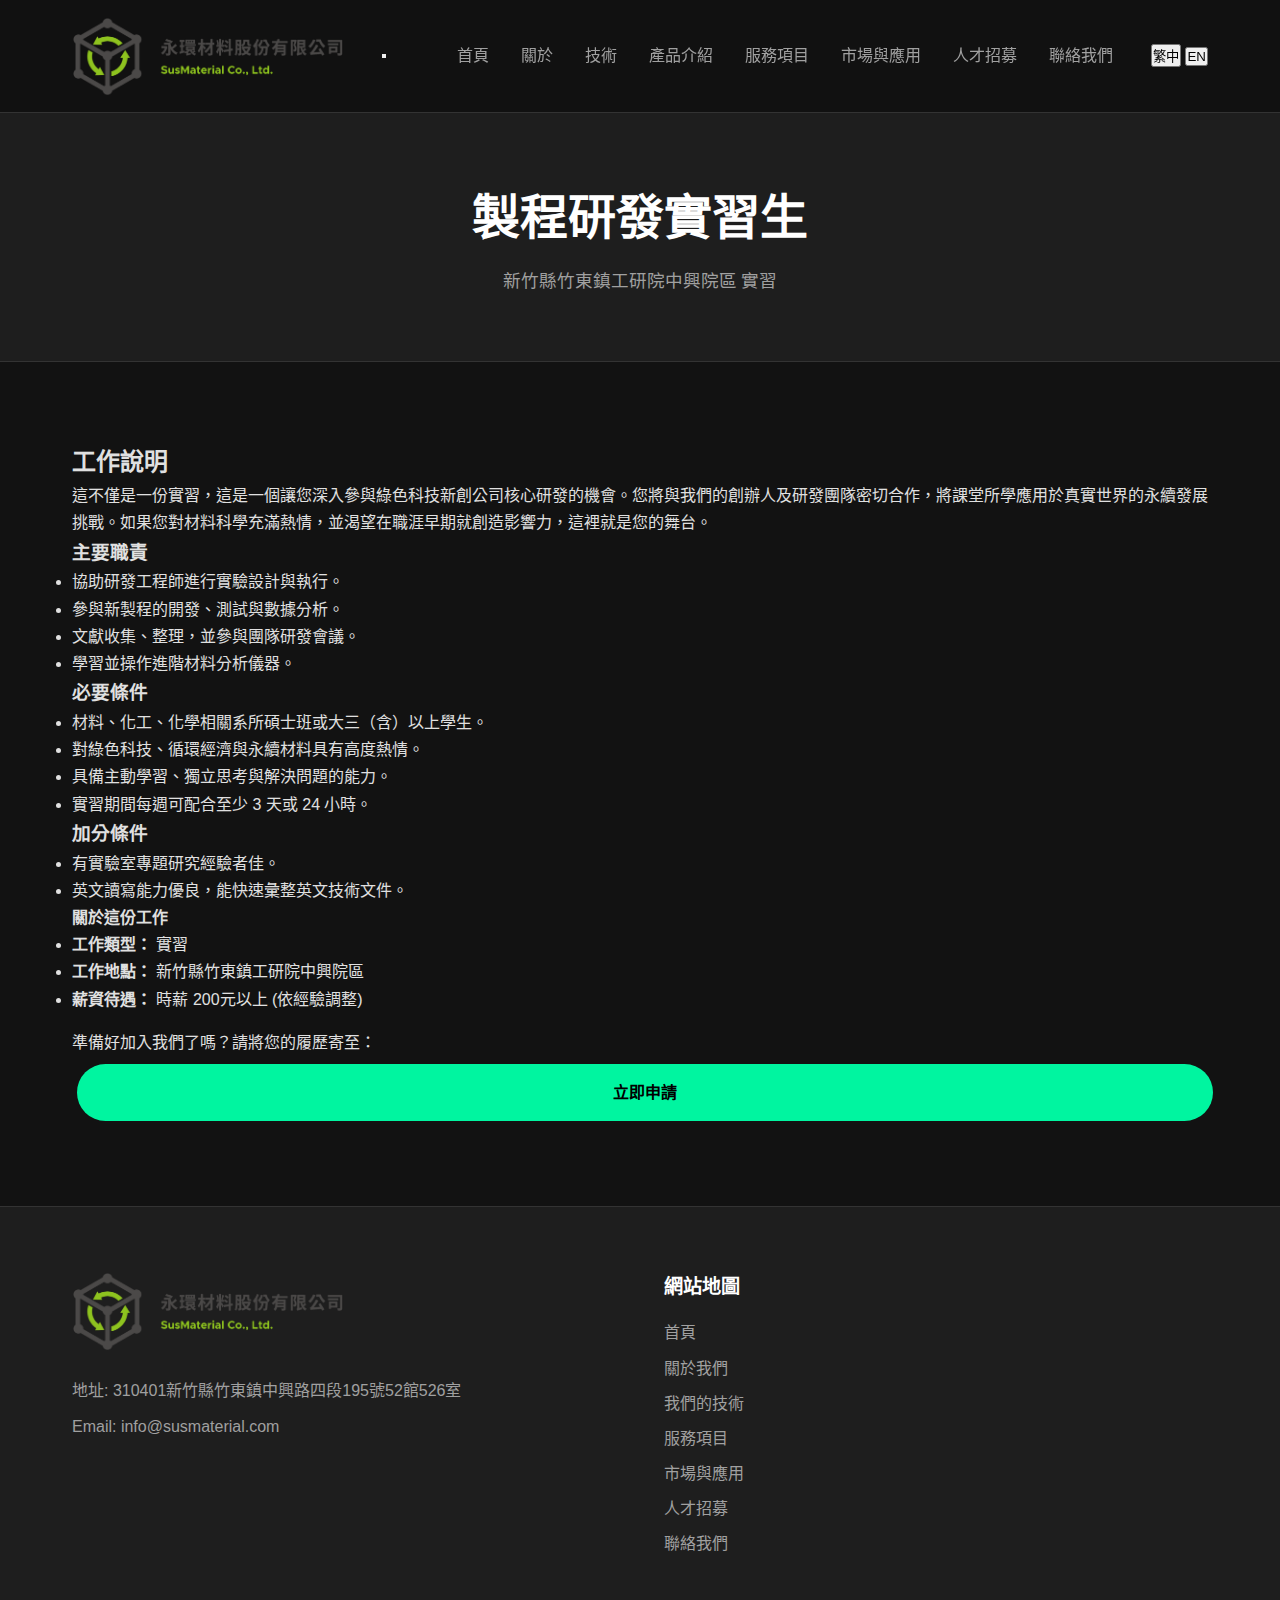
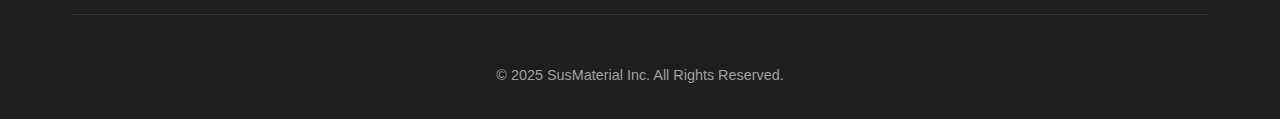
<file: job-intern.html>
<!DOCTYPE html>
<html lang="zh-TW">
<head>
    <meta charset="UTF-8">
    <meta name="viewport" content="width=device-width, initial-scale=1.0">
    <title>製程研發實習生 - 人才招募 | 永環材料 (SusMaterial)</title>
    <link rel="stylesheet" href="style.css">
</head>
<body>
    <header class="main-header">
        <div class="container">
            <a href="index.html" class="logo">
                <img src="assets/logo.png" alt="SusMaterial Logo" style="height: 80px;">
            </a>
            <button class="nav-toggle" aria-label="toggle navigation">
                <span class="hamburger"></span>
            </button>
            <nav class="main-nav">
                <ul>
                    <li><a href="index.html" data-i18n-key="navHome">首頁</a></li>
                    <li><a href="about.html" data-i18n-key="navAbout">關於</a></li>
                    <li><a href="technology.html" data-i18n-key="navTech">技術</a></li>
                    <li><a href="products.html" data-i18n-key="navProducts">產品介紹</a></li>
                    <li><a href="services.html" data-i18n-key="navServices">服務項目</a></li>
                    <li><a href="market.html" data-i18n-key="navMarket">市場與應用</a></li>
                    <li><a href="careers.html" data-i18n-key="navCareers">人才招募</a></li>
                    <li><a href="contact.html" data-i18n-key="navContact">聯絡我們</a></li>
                </ul>
            </nav>
            <div class="language-switcher">
                <button class="lang-btn active" data-lang="zh-TW">繁中</button>
                <button class="lang-btn" data-lang="en-US">EN</button>
            </div>
        </div>
    </header>

    <main>
        <section class="page-hero">
            <div class="container">
                <h1 class="page-title" data-i18n-key="jobInternTitle">製程研發實習生</h1>
                <p class="page-subtitle">
                    <span class="job-detail-tag" data-i18n-key="jobInternLoc">新竹縣竹東鎮工研院中興院區</span>
                    <span class="job-detail-tag" data-i18n-key="jobInternType">實習</span>
                </p>
            </div>
        </section>

        <section class="content-section">
            <div class="container">
                <div class="job-detail-grid">
                    <div class="job-detail-main">
                        <h2 data-i18n-key="jobDesc">工作說明</h2>
                        <p data-i18n-key="jobInternAbout">這不僅是一份實習，這是一個讓您深入參與綠色科技新創公司核心研發的機會。您將與我們的創辦人及研發團隊密切合作，將課堂所學應用於真實世界的永續發展挑戰。如果您對材料科學充滿熱情，並渴望在職涯早期就創造影響力，這裡就是您的舞台。</p>

                        <h3 data-i18n-key="jobResp">主要職責</h3>
                        <ul>
                            <li data-i18n-key="jobInternResp1">協助研發工程師進行實驗設計與執行。</li>
                            <li data-i18n-key="jobInternResp2">參與新製程的開發、測試與數據分析。</li>
                            <li data-i18n-key="jobInternResp3">文獻收集、整理，並參與團隊研發會議。</li>
                            <li data-i18n-key="jobInternResp4">學習並操作進階材料分析儀器。</li>
                        </ul>

                        <h3 data-i18n-key="jobQual">必要條件</h3>
                        <ul>
                            <li data-i18n-key="jobInternQual1">材料、化工、化學相關系所碩士班或大三（含）以上學生。</li>
                            <li data-i18n-key="jobInternQual2">對綠色科技、循環經濟與永續材料具有高度熱情。</li>
                            <li data-i18n-key="jobInternQual3">具備主動學習、獨立思考與解決問題的能力。</li>
                            <li data-i18n-key="jobInternQual4">實習期間每週可配合至少 3 天或 24 小時。</li>
                        </ul>

                        <h3 data-i18n-key="jobPref">加分條件</h3>
                        <ul>
                            <li data-i18n-key="jobInternPref1">有實驗室專題研究經驗者佳。</li>
                            <li data-i18n-key="jobInternPref2">英文讀寫能力優良，能快速彙整英文技術文件。</li>
                        </ul>
                    </div>

                    <div class="job-detail-sidebar">
                        <div class="sidebar-widget">
                            <h4 data-i18n-key="jobAbout">關於這份工作</h4>
                            <ul>
                                <li><strong data-i18n-key="jobType">工作類型：</strong> <span data-i18n-key="jobInternType">實習</span></li>
                                <li><strong data-i18n-key="jobLoc">工作地點：</strong> <span data-i18n-key="jobInternLoc">新竹縣竹東鎮工研院中興院區</span></li>
                                <li><strong data-i18n-key="jobPay">薪資待遇：</strong> <span data-i18n-key="jobInternPay">時薪 200元以上 (依經驗調整)</span></li>
                            </ul>
                            <p style="margin-top: 1rem;" data-i18n-key="jobApplyDesc">準備好加入我們了嗎？請將您的履歷寄至：</p>
                            <a href="mailto:info@susmaterial.com" class="btn btn-primary" style="width: 100%; text-align: center; margin-top: 0.5rem;" data-i18n-key="jobApply">立即申請</a>
                        </div>
                    </div>
                </div>
            </div>
        </section>
    </main>

    <footer class="main-footer">
        <div class="container">
            <div class="footer-content">
                <div class="footer-contact-info">
                    <h3><img src="assets/logo.png" alt="SusMaterial Logo" style="height: 80px;"></h3>
                    <p data-i18n-key="footerContactAddress">地址: 310401新竹縣竹東鎮中興路四段195號52館526室</p>
                    <p data-i18n-key="footerContactEmail">Email: <a href="mailto:info@susmaterial.com">info@susmaterial.com</a></p>
                </div>
                <div class="footer-links">
                    <h3 data-i18n-key="footerSitemapTitle">網站地圖</h3>
                    <ul>
                        <li><a href="index.html" data-i18n-key="navHome">首頁</a></li>
                        <li><a href="about.html" data-i18n-key="navAbout">關於我們</a></li>
                        <li><a href="technology.html" data-i18n-key="navTech">我們的技術</a></li>
                        <li><a href="services.html" data-i18n-key="navServices">服務項目</a></li>
                        <li><a href="market.html" data-i18n-key="navMarket">市場與應用</a></li>
                        <li><a href="careers.html" data-i18n-key="navCareers">人才招募</a></li>
                        <li><a href="contact.html" data-i18n-key="navContact">聯絡我們</a></li>
                    </ul>
                </div>
            </div>
            <div class="footer-bottom">
                <p data-i18n-key="footerCopyright">© 2025 SusMaterial Inc. All Rights Reserved.</p>
            </div>
        </div>
    </footer>

    <script src="app.js"></script>
    <script>
        function reveal() {
            var reveals = document.querySelectorAll(".reveal");
            for (var i = 0; i < reveals.length; i++) {
                var windowHeight = window.innerHeight;
                var elementTop = reveals[i].getBoundingClientRect().top;
                var elementVisible = 100;
                if (elementTop < windowHeight - elementVisible) {
                    reveals[i].classList.add("active");
                }
            }
        }
        window.addEventListener("scroll", reveal);
        reveal();
        
        const navToggle = document.querySelector('.nav-toggle');
        const mainNav = document.querySelector('.main-nav');
        navToggle.addEventListener('click', () => {
            document.body.classList.toggle('nav-open');
        });
    </script>
</body>
</html>
</file>
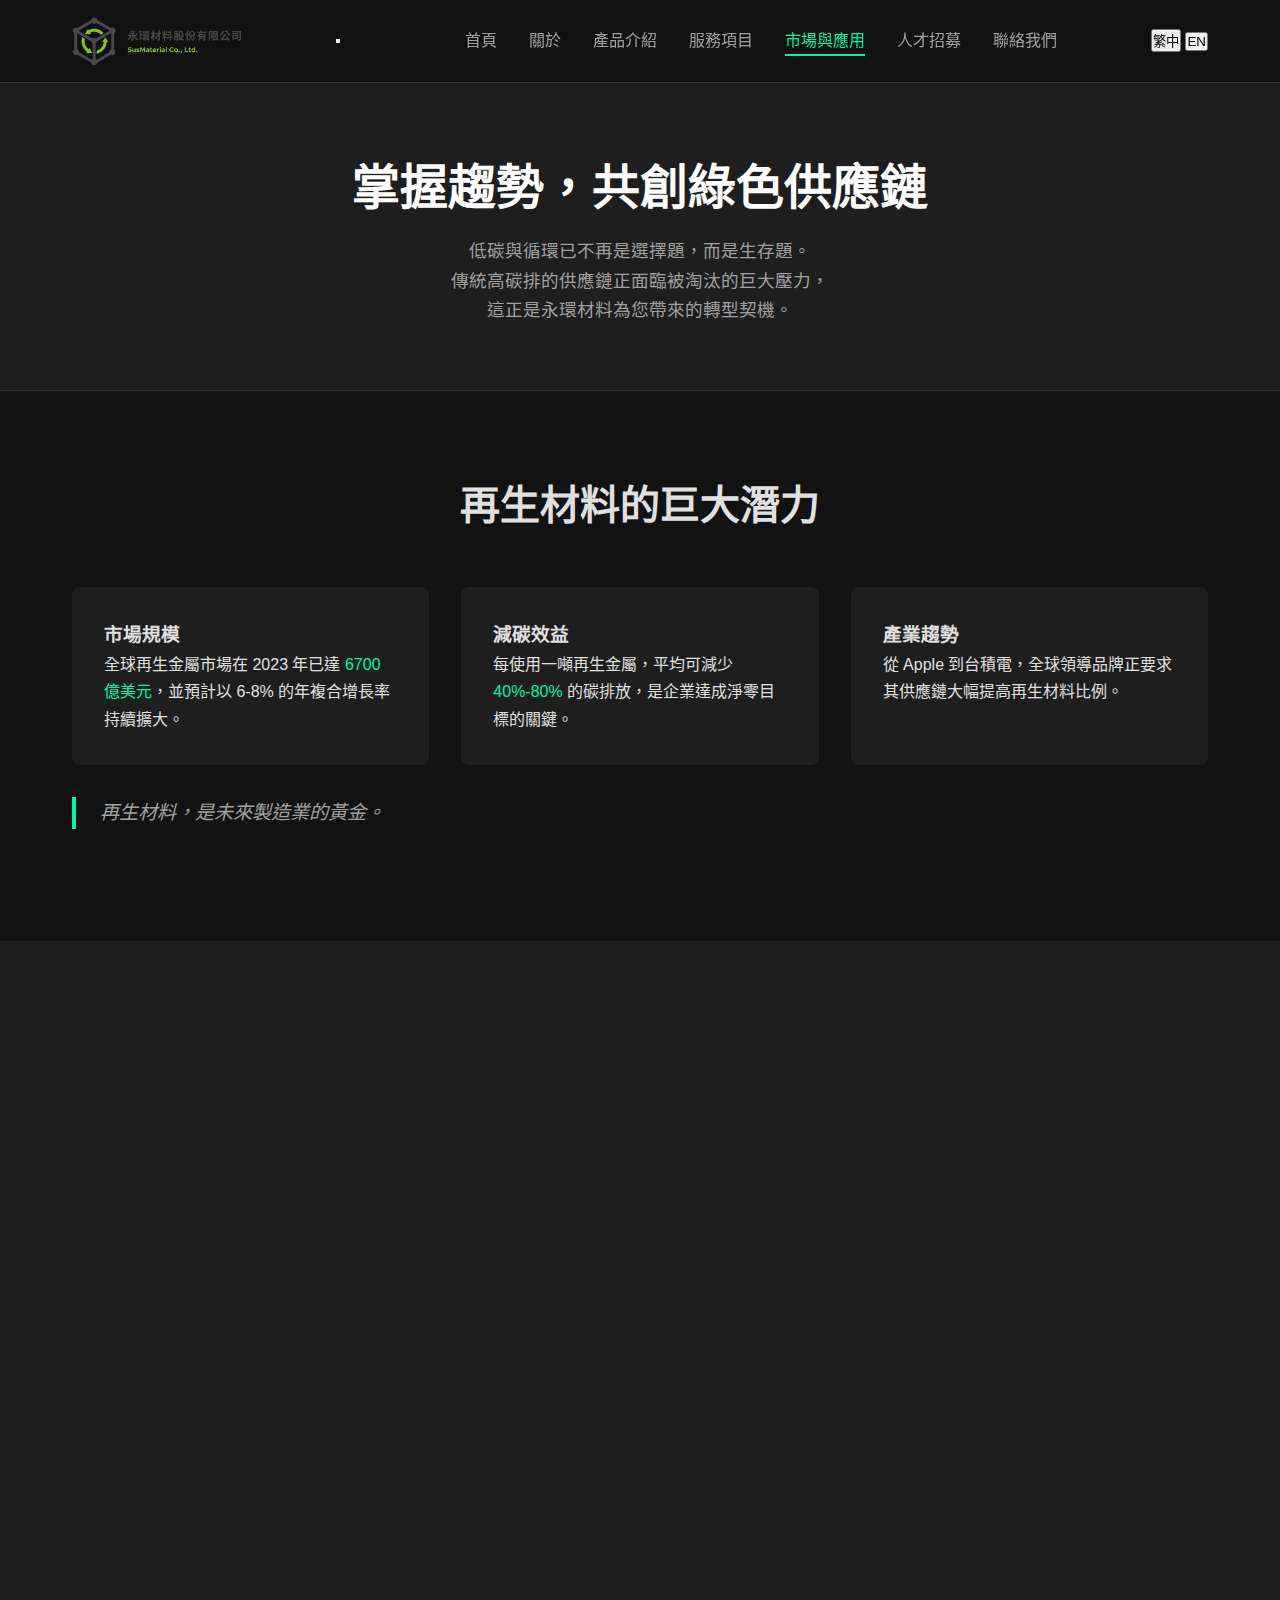
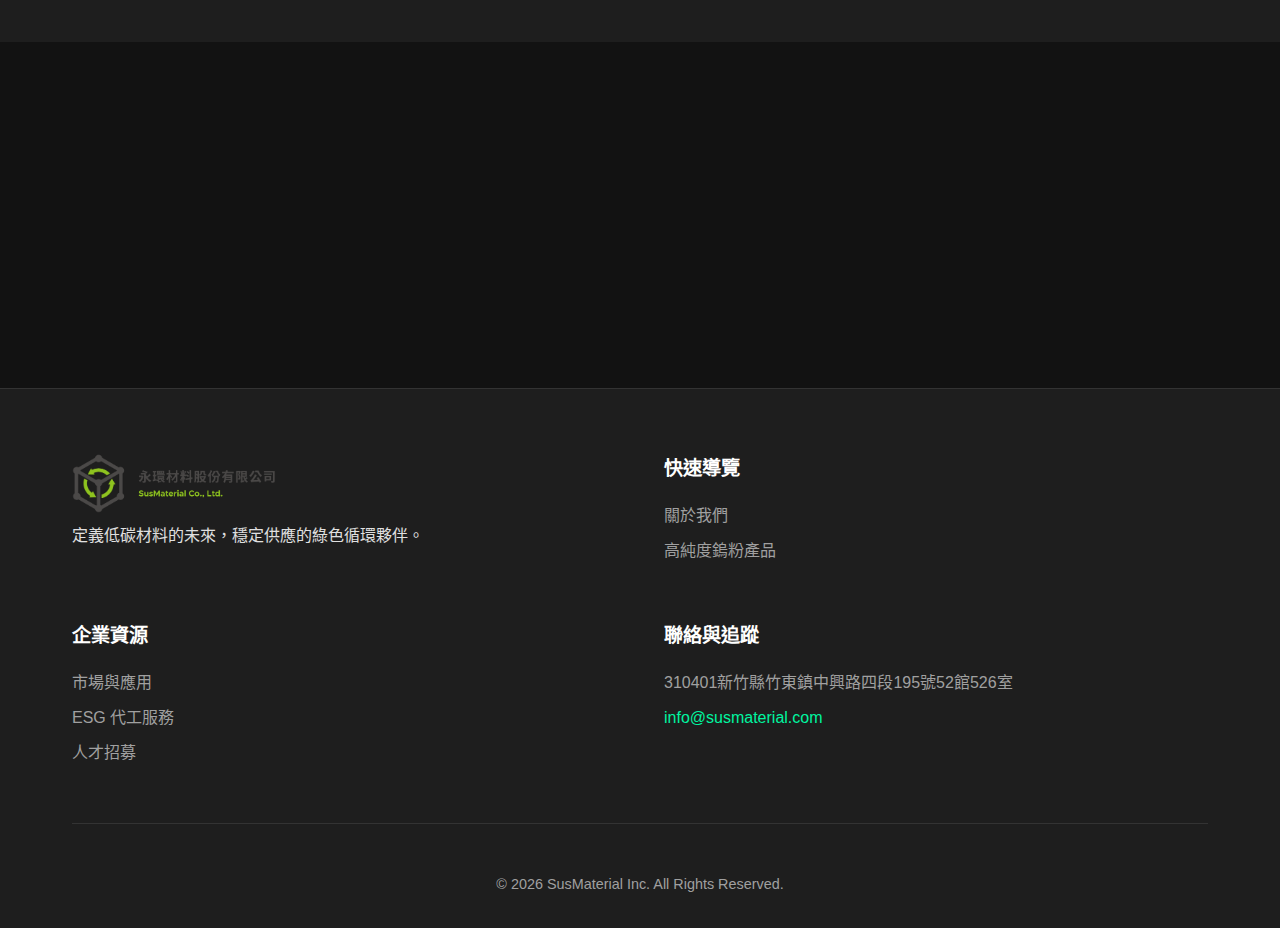
<file: market.html>
<!DOCTYPE html>
<html lang="zh-TW">

<head>
    <meta charset="UTF-8">
    <meta name="viewport" content="width=device-width, initial-scale=1.0">
    <title>市場與應用 - 永環材料 (SusMaterial)</title>
    <link rel="stylesheet" href="style.css">
</head>

<body>
    <header class="main-header">
        <div class="container">
            <a href="index.html" class="logo">
                <img src="assets/logo.png" alt="SusMaterial Logo">
            </a>

            <button class="nav-toggle" aria-label="toggle navigation">
                <span class="hamburger"></span>
            </button>

            <nav class="main-nav">
                <ul>
                    <li><a href="index.html" data-i18n-key="navHome">首頁</a></li>
                    <li><a href="about.html" data-i18n-key="navAbout">關於</a></li>
                    <li><a href="products.html" data-i18n-key="navProducts">產品介紹</a></li>
                    <li><a href="services.html" data-i18n-key="navServices">服務項目</a></li>
                    <li><a href="market.html" class="active" data-i18n-key="navMarket">市場與應用</a></li>
                    <li><a href="careers.html" data-i18n-key="navCareers">人才招募</a></li>
                    <li><a href="contact.html" class="nav-cta-btn" data-i18n-key="navContact">聯絡我們</a></li>
                </ul>
            </nav>

            <div class="language-switcher">
                <button class="lang-btn active" data-lang="zh-TW">繁中</button>
                <button class="lang-btn" data-lang="en-US">EN</button>
            </div>
        </div>
    </header>

    <main>
        <section class="page-hero">
            <div class="container">
                <h1 class="page-title" data-i18n-key="marketPageTitle">掌握趨勢，共創綠色供應鏈</h1>
                <p class="page-subtitle" data-i18n-key="marketPageSubtitle1">低碳與循環已不再是選擇題，而是生存題。</p>
                <p class="page-subtitle" data-i18n-key="marketPageSubtitle2">傳統高碳排的供應鏈正面臨被淘汰的巨大壓力，</p>
                <p class="page-subtitle" data-i18n-key="marketPageSubtitle3">這正是永環材料為您帶來的轉型契機。</p>
            </div>
        </section>

        <section class="content-section">
            <div class="container reveal">
                <h2 class="section-title" data-i18n-key="marketPotentialTitle">再生材料的巨大潛力</h2>
                <div class="market-grid">
                    <div class="market-card">
                        <h3 data-i18n-key="marketPotential1Title">市場規模</h3>
                        <p data-i18n-key="marketPotential1Desc">全球再生金屬市場在 2023 年已達 <span class="highlight">6700
                                億美元</span>，並預計以 6-8% 的年複合增長率持續擴大。</p>
                    </div>
                    <div class="market-card">
                        <h3 data-i18n-key="marketPotential2Title">減碳效益</h3>
                        <p data-i18n-key="marketPotential2Desc">每使用一噸再生金屬，平均可減少 <span class="highlight">40%-80%</span>
                            的碳排放，是企業達成淨零目標的關鍵。</p>
                    </div>
                    <div class="market-card">
                        <h3 data-i18n-key="marketPotential3Title">產業趨勢</h3>
                        <p data-i18n-key="marketPotential3Desc">從 Apple 到台積電，全球領導品牌正要求其供應鏈大幅提高再生材料比例。</p>
                    </div>
                </div>
                <blockquote data-i18n-key="marketQuote">再生材料，是未來製造業的黃金。</blockquote>
            </div>
        </section>

        <section class="content-section" style="background-color: var(--bg-surface);">
            <div class="container reveal">
                <h2 class="section-title" data-i18n-key="marketStrategyTitle">我們的市場切入策略</h2>
                <div class="features-grid grid-4 mt-2">
                    <div class="feature-item md-card elevation-2"
                        style="position: relative; overflow: hidden; display: flex; flex-direction: column; justify-content: flex-start; text-align: left; padding: 2rem;">
                        <div
                            style="position: absolute; top: -10px; right: -10px; font-size: 6rem; font-weight: 900; color: var(--primary-accent); opacity: 0.1; z-index: 0; line-height: 1; pointer-events: none;">
                            01</div>
                        <h3 data-i18n-key="marketStrategy1Title"
                            style="position: relative; z-index: 1; color: var(--primary-accent); margin-bottom: 1rem; border-bottom: 2px solid var(--border-color); padding-bottom: 0.5rem;">
                            定位最低碳排</h3>
                        <p data-i18n-key="marketStrategy1Desc"
                            style="position: relative; z-index: 1; color: var(--text-secondary);">
                            成為市場中「碳足跡最低的材料供應商」，滿足頂級客戶對 ESG 的嚴格要求。</p>
                    </div>
                    <div class="feature-item md-card elevation-2"
                        style="position: relative; overflow: hidden; display: flex; flex-direction: column; justify-content: flex-start; text-align: left; padding: 2rem;">
                        <div
                            style="position: absolute; top: -10px; right: -10px; font-size: 6rem; font-weight: 900; color: var(--primary-accent); opacity: 0.1; z-index: 0; line-height: 1; pointer-events: none;">
                            02</div>
                        <h3 data-i18n-key="marketStrategy2Title"
                            style="position: relative; z-index: 1; color: var(--primary-accent); margin-bottom: 1rem; border-bottom: 2px solid var(--border-color); padding-bottom: 0.5rem;">
                            產品區隔化</h3>
                        <p data-i18n-key="marketStrategy2Desc"
                            style="position: relative; z-index: 1; color: var(--text-secondary);">
                            以高純度、特殊規格的再生產品切入市場，鎖定半導體、航太、精密工業等高價值應用。</p>
                    </div>
                    <div class="feature-item md-card elevation-2"
                        style="position: relative; overflow: hidden; display: flex; flex-direction: column; justify-content: flex-start; text-align: left; padding: 2rem;">
                        <div
                            style="position: absolute; top: -10px; right: -10px; font-size: 6rem; font-weight: 900; color: var(--primary-accent); opacity: 0.1; z-index: 0; line-height: 1; pointer-events: none;">
                            03</div>
                        <h3 data-i18n-key="marketStrategy3Title"
                            style="position: relative; z-index: 1; color: var(--primary-accent); margin-bottom: 1rem; border-bottom: 2px solid var(--border-color); padding-bottom: 0.5rem;">
                            生態系合作</h3>
                        <p data-i18n-key="marketStrategy3Desc"
                            style="position: relative; z-index: 1; color: var(--text-secondary);">
                            以「技術賦能」的角色，與品牌商、現有再生廠商、材料供應鏈尋求合作，共同打造永續生態系。</p>
                    </div>
                    <div class="feature-item md-card elevation-2"
                        style="position: relative; overflow: hidden; display: flex; flex-direction: column; justify-content: flex-start; text-align: left; padding: 2rem;">
                        <div
                            style="position: absolute; top: -10px; right: -10px; font-size: 6rem; font-weight: 900; color: var(--primary-accent); opacity: 0.1; z-index: 0; line-height: 1; pointer-events: none;">
                            04</div>
                        <h3 data-i18n-key="marketStrategy4Title"
                            style="position: relative; z-index: 1; color: var(--primary-accent); margin-bottom: 1rem; border-bottom: 2px solid var(--border-color); padding-bottom: 0.5rem;">
                            實現閉環供應</h3>
                        <p data-i18n-key="marketStrategy4Desc"
                            style="position: relative; z-index: 1; color: var(--text-secondary);">
                            協助製造商回收廢棄物並再製成原料，重新供應給原廠使用，實現完美的「閉環供應鏈」。</p>
                    </div>
                </div>
            </div>
        </section>

        <section class="content-section">
            <div class="container reveal">
                <h2 class="section-title" data-i18n-key="marketClientsTitle">我們服務的對象</h2>
                <p class="section-intro" data-i18n-key="marketClientsIntro">
                    無論您是材料的生產者、供應商或終端使用者，只要您重視永續發展與供應鏈韌性，永環材料都是您理想的合作夥伴。</p>
            </div>
        </section>
    </main>

    <footer class="main-footer">
        <div class="container">
            <div class="footer-content">
                <div class="footer-brand">
                    <img src="assets/logo.png" alt="SusMaterial Logo" style="height: 60px;">
                    <p data-i18n-key="footerSlogan">定義低碳材料的未來，穩定供應的綠色循環夥伴。</p>
                </div>
                <div class="footer-links">
                    <h3 data-i18n-key="footerSitemapQuick">快速導覽</h3>
                    <ul>
                        <li><a href="about.html" data-i18n-key="navAbout">關於我們</a></li>
                        <li><a href="products.html" data-i18n-key="navProducts">高純度鎢粉產品</a></li>
                    </ul>
                </div>
                <div class="footer-links">
                    <h3 data-i18n-key="footerSitemapResources">企業資源</h3>
                    <ul>
                        <li><a href="market.html" data-i18n-key="navMarket">市場與應用</a></li>
                        <li><a href="services.html" data-i18n-key="navServices">ESG 代工服務</a></li>
                        <li><a href="careers.html" data-i18n-key="navCareers">人才招募</a></li>
                    </ul>
                </div>
                <div class="footer-contact-info">
                    <h3 data-i18n-key="footerSitemapContact">聯絡與追蹤</h3>
                    <p data-i18n-key="footerContactAddress">310401新竹縣竹東鎮中興路四段195號52館526室</p>
                    <p data-i18n-key="footerContactEmail"><a href="mailto:info@susmaterial.com"
                            style="color: var(--primary-accent);">info@susmaterial.com</a></p>
                </div>
            </div>
        </div>
        <div class="footer-bottom">
            <p data-i18n-key="footerCopyright">© 2026 SusMaterial Inc. All Rights Reserved.</p>
        </div>
    </footer>

    <script src="app.js"></script>
    <script>
        function reveal() {
            var reveals = document.querySelectorAll(".reveal");
            for (var i = 0; i < reveals.length; i++) {
                var windowHeight = window.innerHeight;
                var elementTop = reveals[i].getBoundingClientRect().top;
                var elementVisible = 100;
                if (elementTop < windowHeight - elementVisible) {
                    reveals[i].classList.add("active");
                }
            }
        }
        window.addEventListener("scroll", reveal);
        reveal();

        const navToggle = document.querySelector('.nav-toggle');
        const mainNav = document.querySelector('.main-nav');
        navToggle.addEventListener('click', () => {
            document.body.classList.toggle('nav-open');
        });
    </script>
</body>

</html>
</file>
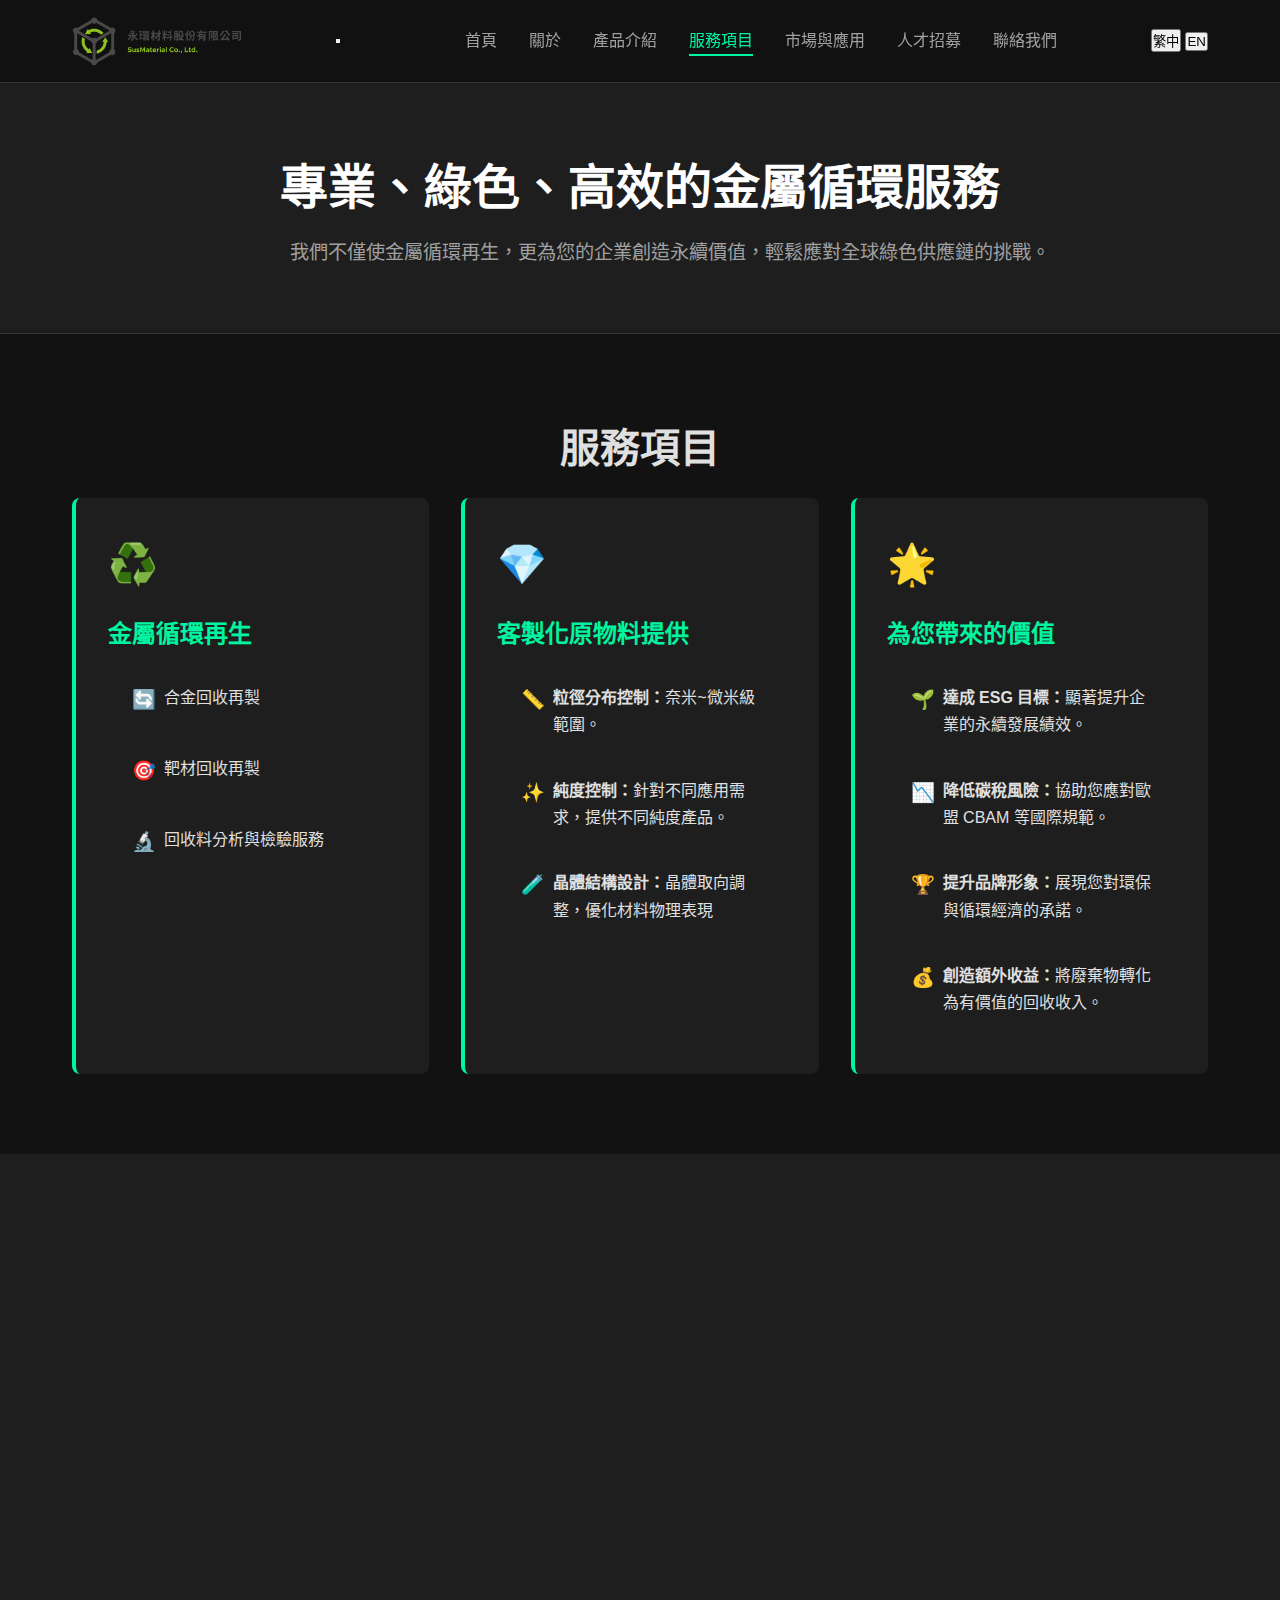
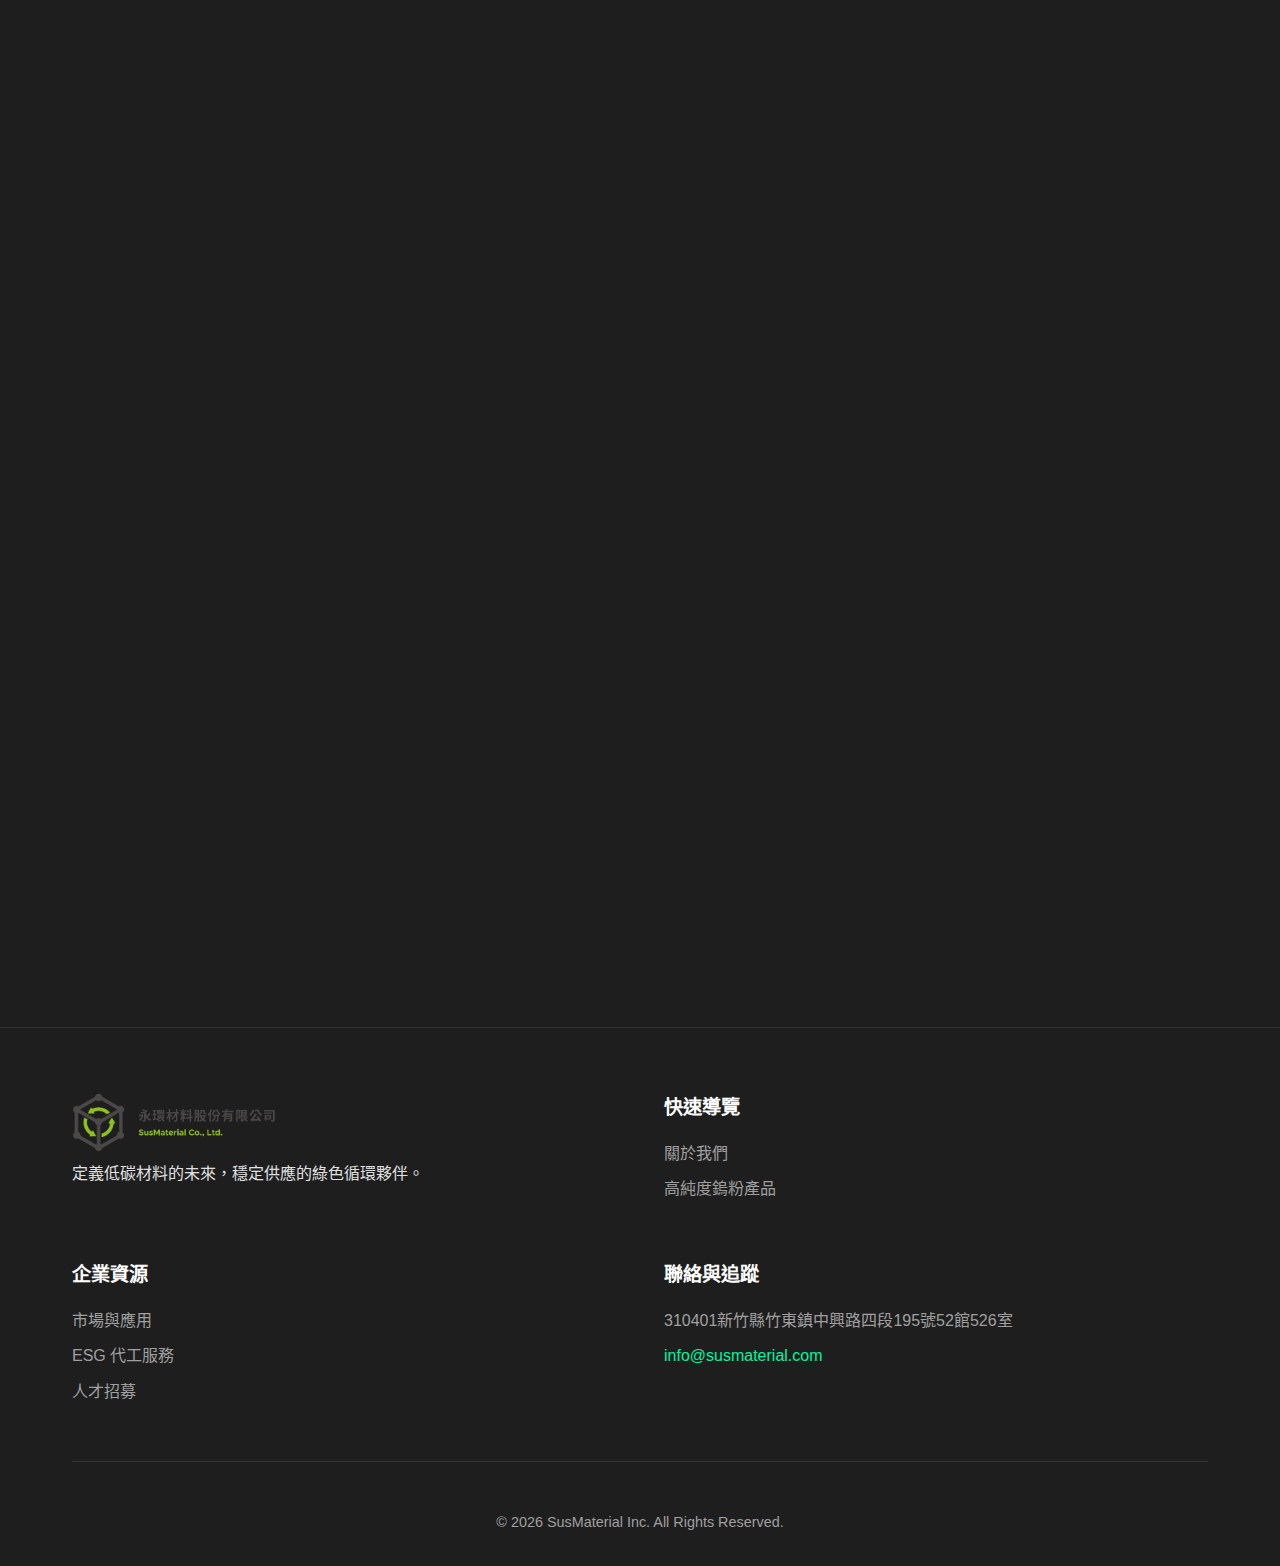
<file: services.html>
<!DOCTYPE html>
<html lang="zh-TW">

<head>
    <meta charset="UTF-8">
    <meta name="viewport" content="width=device-width, initial-scale=1.0">
    <title>服務項目 - 永環材料 (SusMaterial)</title>
    <link rel="stylesheet" href="style.css">
</head>

<body>
    <header class="main-header">
        <div class="container">
            <a href="index.html" class="logo">
                <img src="assets/logo.png" alt="SusMaterial Logo">
            </a>

            <button class="nav-toggle" aria-label="toggle navigation">
                <span class="hamburger"></span>
            </button>

            <nav class="main-nav">
                <ul>
                    <li><a href="index.html" data-i18n-key="navHome">首頁</a></li>
                    <li><a href="about.html" data-i18n-key="navAbout">關於</a></li>
                    <li><a href="products.html" data-i18n-key="navProducts">產品介紹</a></li>
                    <li><a href="services.html" class="active" data-i18n-key="navServices">服務項目</a></li>
                    <li><a href="market.html" data-i18n-key="navMarket">市場與應用</a></li>
                    <li><a href="careers.html" data-i18n-key="navCareers">人才招募</a></li>
                    <li><a href="contact.html" class="nav-cta-btn" data-i18n-key="navContact">聯絡我們</a></li>
                </ul>
            </nav>

            <div class="language-switcher">
                <button class="lang-btn active" data-lang="zh-TW">繁中</button>
                <button class="lang-btn" data-lang="en-US">EN</button>
            </div>
        </div>
    </header>

    <main>
        <section class="page-hero">
            <div class="container">
                <h1 class="page-title" data-i18n-key="servicesPageTitle">專業、綠色、高效的金屬循環服務</h1>
                <p class="page-subtitle" data-i18n-key="servicesPageSubtitle"
                    style="white-space: nowrap; font-size: clamp(0.8rem, 2.8vw, 1.2rem);">
                    我們不僅使金屬循環再生，更為您的企業創造永續價值，輕鬆應對全球綠色供應鏈的挑戰。</p>
            </div>
        </section>

        <section class="content-section">
            <div class="container reveal">
                <h2 class="section-title" data-i18n-key="servicesListTitle">服務項目</h2>
                <div class="features-grid mt-2">
                    <div class="feature-item md-card elevation-1 p-2" style="text-align: left;">
                        <div class="feature-icon"
                            style="font-size: 2.5rem; color: var(--primary-accent); margin-bottom: 1rem;">♻️</div>
                        <h3 data-i18n-key="servicesList1Title" class="mb-1" style="color: var(--primary-accent);">金屬循環再生
                        </h3>
                        <ul class="service-list" style="margin-top: 1rem; list-style: none; padding-left: 0;">
                            <li style="display: flex; align-items: flex-start; margin-bottom: 0.8rem;">
                                <span style="margin-right: 0.5rem; font-size: 1.2rem;">🔄</span>
                                <span data-i18n-key="servicesList1Item1">合金回收再製</span>
                            </li>
                            <li style="display: flex; align-items: flex-start; margin-bottom: 0.8rem;">
                                <span style="margin-right: 0.5rem; font-size: 1.2rem;">🎯</span>
                                <span data-i18n-key="servicesList1Item2">靶材回收再製</span>
                            </li>
                            <li style="display: flex; align-items: flex-start; margin-bottom: 0.8rem;">
                                <span style="margin-right: 0.5rem; font-size: 1.2rem;">🔬</span>
                                <span data-i18n-key="servicesList1Item3">回收料分析與檢驗服務</span>
                            </li>
                        </ul>
                    </div>
                    <div class="feature-item md-card elevation-1 p-2" style="text-align: left;">
                        <div class="feature-icon"
                            style="font-size: 2.5rem; color: var(--primary-accent); margin-bottom: 1rem;">💎</div>
                        <h3 data-i18n-key="servicesList2Title" class="mb-1" style="color: var(--primary-accent);">
                            客製化原物料提供</h3>
                        <ul class="service-list" style="margin-top: 1rem; list-style: none; padding-left: 0;">
                            <li style="display: flex; align-items: flex-start; margin-bottom: 0.8rem;">
                                <span style="margin-right: 0.5rem; font-size: 1.2rem;">📏</span>
                                <div><strong data-i18n-key="servicesList2Item1_strong">粒徑分布控制：</strong><span
                                        data-i18n-key="servicesList2Item1_text">奈米~微米級範圍。</span></div>
                            </li>
                            <li style="display: flex; align-items: flex-start; margin-bottom: 0.8rem;">
                                <span style="margin-right: 0.5rem; font-size: 1.2rem;">✨</span>
                                <div><strong data-i18n-key="servicesList2Item2_strong">純度控制：</strong><span
                                        data-i18n-key="servicesList2Item2_text">針對不同應用需求，提供不同純度產品。</span></div>
                            </li>
                            <li style="display: flex; align-items: flex-start; margin-bottom: 0.8rem;">
                                <span style="margin-right: 0.5rem; font-size: 1.2rem;">🧪</span>
                                <div><strong data-i18n-key="servicesList2Item3_strong">晶體結構設計：</strong><span
                                        data-i18n-key="servicesList2Item3_text">晶體取向調整，優化材料物理表現</span></div>
                            </li>
                        </ul>
                    </div>
                    <div class="feature-item md-card elevation-1 p-2" style="text-align: left;">
                        <div class="feature-icon"
                            style="font-size: 2.5rem; color: var(--primary-accent); margin-bottom: 1rem;">🌟</div>
                        <h3 data-i18n-key="servicesList3Title" class="mb-1" style="color: var(--primary-accent);">
                            為您帶來的價值</h3>
                        <ul class="service-list" style="margin-top: 1rem; list-style: none; padding-left: 0;">
                            <li style="display: flex; align-items: flex-start; margin-bottom: 0.8rem;">
                                <span style="margin-right: 0.5rem; font-size: 1.2rem;">🌱</span>
                                <div><strong data-i18n-key="servicesList3Item1_strong">達成 ESG 目標：</strong><span
                                        data-i18n-key="servicesList3Item1_text">顯著提升企業的永續發展績效。</span></div>
                            </li>
                            <li style="display: flex; align-items: flex-start; margin-bottom: 0.8rem;">
                                <span style="margin-right: 0.5rem; font-size: 1.2rem;">📉</span>
                                <div><strong data-i18n-key="servicesList3Item2_strong">降低碳稅風險：</strong><span
                                        data-i18n-key="servicesList3Item2_text">協助您應對歐盟 CBAM 等國際規範。</span></div>
                            </li>
                            <li style="display: flex; align-items: flex-start; margin-bottom: 0.8rem;">
                                <span style="margin-right: 0.5rem; font-size: 1.2rem;">🏆</span>
                                <div><strong data-i18n-key="servicesList3Item3_strong">提升品牌形象：</strong><span
                                        data-i18n-key="servicesList3Item3_text">展現您對環保與循環經濟的承諾。</span></div>
                            </li>
                            <li style="display: flex; align-items: flex-start; margin-bottom: 0.8rem;">
                                <span style="margin-right: 0.5rem; font-size: 1.2rem;">💰</span>
                                <div><strong data-i18n-key="servicesList3Item4_strong">創造額外收益：</strong><span
                                        data-i18n-key="servicesList3Item4_text">將廢棄物轉化為有價值的回收收入。</span></div>
                            </li>
                        </ul>
                    </div>
                </div>
            </div>
        </section>

        <!-- Interactive Process Flow (Migrated from Tech Page) -->
        <section class="content-section" style="background-color: var(--bg-surface);">
            <div class="container reveal">
                <h2 class="section-title" data-i18n-key="techFlowTitle">創新製程：從廢料到高純度綠色材料</h2>
                <div class="process-flow-container mt-2">
                    <div class="process-step">
                        <div class="step-icon">📦</div>
                        <h3 data-i18n-key="techFlowStep1Title">1. 廢料進廠</h3>
                        <p style="color: var(--text-secondary); margin-top: 0.5rem;" data-i18n-key="techFlowStep1Desc">
                            安全合規的回收網絡，確保廢棄靶材與工業廢料妥善分類入庫。</p>
                    </div>
                    <div class="process-connector">➔</div>
                    <div class="process-step animate-pulse">
                        <div class="step-icon">♻️</div>
                        <h3 data-i18n-key="techFlowStep2Title">2. 低碳精煉</h3>
                        <p style="color: var(--text-secondary); margin-top: 0.5rem;" data-i18n-key="techFlowStep2Desc">
                            採用低溫、低化學品用量之獨特單向化程序，大幅降低過程碳排放。</p>
                    </div>
                    <div class="process-connector">➔</div>
                    <div class="process-step">
                        <div class="step-icon">💎</div>
                        <h3 data-i18n-key="techFlowStep3Title">3. 穩定出貨</h3>
                        <p style="color: var(--text-secondary); margin-top: 0.5rem;" data-i18n-key="techFlowStep3Desc">
                            產出 99.9% 甚至更高純度之鎢粉/鎢酸酐，重新投入高端製造供應鏈。</p>
                    </div>
                </div>
            </div>
        </section>



        <section class="content-section" style="background-color: var(--bg-surface);">
            <div class="container reveal">
                <h2 class="section-title" data-i18n-key="servicesProcessTitle">簡單透明的合作流程</h2>
                <div class="process-steps">
                    <div class="step">
                        <div class="step-number">1</div>
                        <h4 data-i18n-key="servicesProcess1Title">聯繫與諮詢</h4>
                        <p data-i18n-key="servicesProcess1Desc">您可以透過電子郵件或本網站的聯絡表單與我們取得聯繫。請初步告知您廢料的種類、預估數量與現況照片。</p>
                    </div>
                    <div class="step">
                        <div class="step-number">2</div>
                        <h4 data-i18n-key="servicesProcess2Title">評估與報價</h4>
                        <p data-i18n-key="servicesProcess2Desc">
                            我們的專家團隊將根據您提供的資訊進行初步評估。如有需要，我們可能會安排取樣分析，並在最短時間內提供具有競爭力的正式報價。</p>
                    </div>
                    <div class="step">
                        <div class="step-number">3</div>
                        <h4 data-i18n-key="servicesProcess3Title">確認與簽約</h4>
                        <p data-i18n-key="servicesProcess3Desc">雙方確認回收價格、數量、收貨方式等合作細節，並簽訂正式合約，保障您的權益。</p>
                    </div>
                    <div class="step">
                        <div class="step-number">4</div>
                        <h4 data-i18n-key="servicesProcess4Title">回收與運送</h4>
                        <p data-i18n-key="servicesProcess4Desc">我們將依照合約安排合格的環保運輸車輛，到府或指定地點進行廢料回收作業，確保過程安全合規。</p>
                    </div>
                    <div class="step">
                        <div class="step-number">5</div>
                        <h4 data-i18n-key="servicesProcess5Title">專業處理與再生</h4>
                        <p data-i18n-key="servicesProcess5Desc">回收的廢料將進入我們採用創新低碳技術的處理中心，經過高效、環保的程序再生成為高純度材料。</p>
                    </div>
                    <div class="step">
                        <div class="step-number">6</div>
                        <h4 data-i18n-key="servicesProcess6Title">完成交易</h4>
                        <p data-i18n-key="servicesProcess6Desc">在確認廢料重量與品質後，我們將依照合約約定的時程完成付款，並可提供相關的回收處理證明，作為您企業 ESG
                            報告的支持文件。</p>
                    </div>
                </div>
            </div>
        </section>
    </main>

    <footer class="main-footer">
        <div class="container">
            <div class="footer-content">
                <div class="footer-brand">
                    <img src="assets/logo.png" alt="SusMaterial Logo" style="height: 60px;">
                    <p data-i18n-key="footerSlogan">定義低碳材料的未來，穩定供應的綠色循環夥伴。</p>
                </div>
                <div class="footer-links">
                    <h3 data-i18n-key="footerSitemapQuick">快速導覽</h3>
                    <ul>
                        <li><a href="about.html" data-i18n-key="navAbout">關於我們</a></li>
                        <li><a href="products.html" data-i18n-key="navProducts">高純度鎢粉產品</a></li>
                    </ul>
                </div>
                <div class="footer-links">
                    <h3 data-i18n-key="footerSitemapResources">企業資源</h3>
                    <ul>
                        <li><a href="market.html" data-i18n-key="navMarket">市場與應用</a></li>
                        <li><a href="services.html" data-i18n-key="navServices">ESG 代工服務</a></li>
                        <li><a href="careers.html" data-i18n-key="navCareers">人才招募</a></li>
                    </ul>
                </div>
                <div class="footer-contact-info">
                    <h3 data-i18n-key="footerSitemapContact">聯絡與追蹤</h3>
                    <p data-i18n-key="footerContactAddress">310401新竹縣竹東鎮中興路四段195號52館526室</p>
                    <p data-i18n-key="footerContactEmail"><a href="mailto:info@susmaterial.com"
                            style="color: var(--primary-accent);">info@susmaterial.com</a></p>
                </div>
            </div>
        </div>
        <div class="footer-bottom">
            <p data-i18n-key="footerCopyright">© 2026 SusMaterial Inc. All Rights Reserved.</p>
        </div>
    </footer>

    <script src="app.js"></script>
    <script>
        function reveal() {
            var reveals = document.querySelectorAll(".reveal");
            for (var i = 0; i < reveals.length; i++) {
                var windowHeight = window.innerHeight;
                var elementTop = reveals[i].getBoundingClientRect().top;
                var elementVisible = 100;
                if (elementTop < windowHeight - elementVisible) {
                    reveals[i].classList.add("active");
                }
            }
        }
        window.addEventListener("scroll", reveal);
        reveal();

        const navToggle = document.querySelector('.nav-toggle');
        const mainNav = document.querySelector('.main-nav');
        navToggle.addEventListener('click', () => {
            document.body.classList.toggle('nav-open');
        });
    </script>
</body>

</html>
</file>
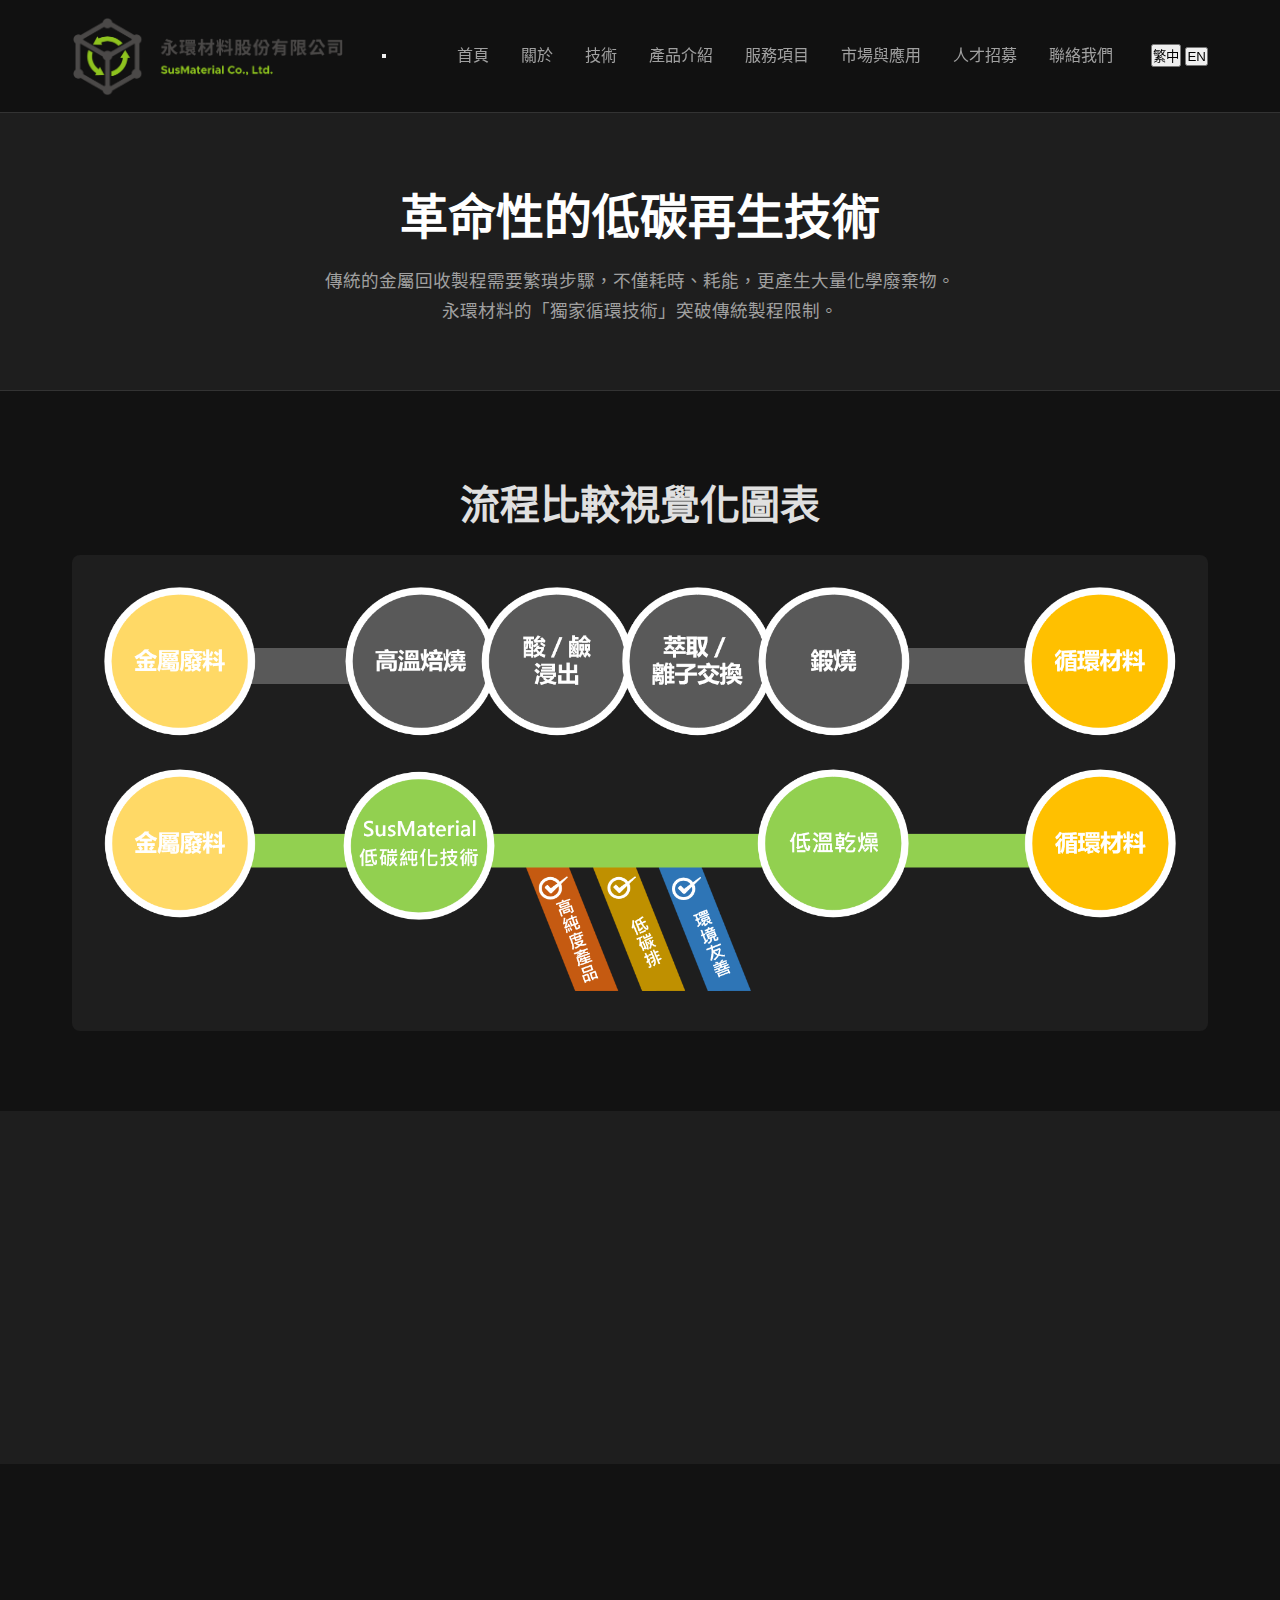
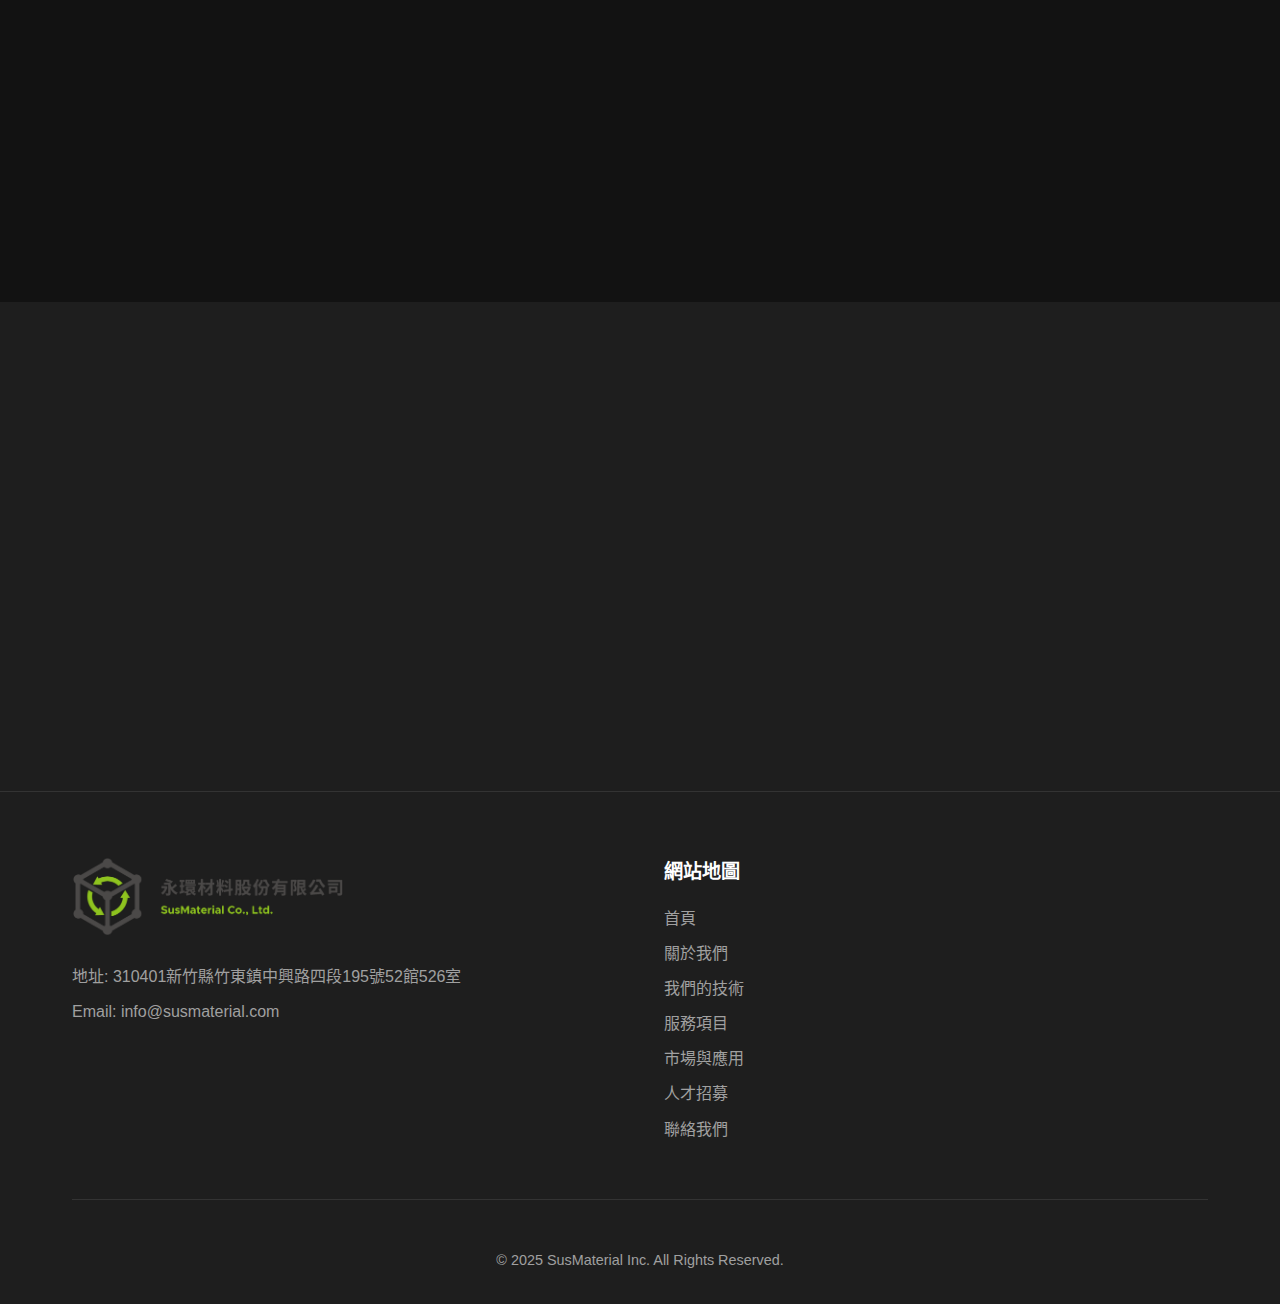
<file: technology.html>
<!DOCTYPE html>
<html lang="zh-TW">
<head>
    <meta charset="UTF-8">
    <meta name="viewport" content="width=device-width, initial-scale=1.0">
    <title>我們的技術 - 永環材料 (SusMaterial)</title>
    <link rel="stylesheet" href="style.css">
</head>
<body>
    <header class="main-header">
        <div class="container">
            <a href="index.html" class="logo">
                <img src="assets/logo.png" alt="SusMaterial Logo" style="height: 80px;">
            </a>

            <button class="nav-toggle" aria-label="toggle navigation">
                <span class="hamburger"></span>
            </button>

            <nav class="main-nav">
                <ul>
                    <li><a href="index.html" data-i18n-key="navHome">首頁</a></li>
                    <li><a href="about.html" data-i18n-key="navAbout">關於</a></li>
                    <li><a href="technology.html" data-i18n-key="navTech">技術</a></li>
                    <li><a href="products.html" data-i18n-key="navProducts">產品介紹</a></li>
                    <li><a href="services.html" data-i18n-key="navServices">服務項目</a></li>
                    <li><a href="market.html" data-i18n-key="navMarket">市場與應用</a></li>
                    <li><a href="careers.html" data-i18n-key="navCareers">人才招募</a></li>
                    <li><a href="contact.html" data-i18n-key="navContact">聯絡我們</a></li>
                </ul>
            </nav>

            <div class="language-switcher">
                <button class="lang-btn active" data-lang="zh-TW">繁中</button>
                <button class="lang-btn" data-lang="en-US">EN</button>
            </div>
        </div>
    </header>

    <main>
        <section class="page-hero">
            <div class="container">
                <h1 class="page-title" data-i18n-key="techPageTitle">革命性的低碳再生技術</h1>
                <p class="page-subtitle" data-i18n-key="techPageSubtitle1">傳統的金屬回收製程需要繁瑣步驟，不僅耗時、耗能，更產生大量化學廢棄物。</p>
                <p class="page-subtitle" data-i18n-key="techPageSubtitle2">永環材料的「獨家循環技術」突破傳統製程限制。</p>
            </div>
        </section>

        <section class="content-section">
            <div class="container reveal">
                <h2 class="section-title" data-i18n-key="techCompareTitle">流程比較視覺化圖表</h2>
                <div class="infographic-container">
                        <img src="assets/technology-comparison-chart.jpg" alt="傳統回收流程 vs 永環創新技術 比較圖" class="chart-large">
                    </div>
            </div>
        </section>

        <section class="content-section" style="background-color: var(--bg-surface);">
            <div class="container reveal">
                <h2 class="section-title" data-i18n-key="techAdvantageTitle">無可比擬的製程優勢</h2>
                <ul class="tech-points-list">
                    <li><span class="highlight" data-i18n-key="techAdvantage1">縮短製程時間</span></li>
                    <li><span class="highlight" data-i18n-key="techAdvantage2">降低能源消耗</span></li>
                    <li><span class="highlight" data-i18n-key="techAdvantage3">減少化學品用量</span></li>
                    <li><span class="highlight" data-i18n-key="techAdvantage4">降低損耗率</span></li>
                </ul>
            </div>
        </section>

        <section class="content-section">
            <div class="container reveal">
                 <h2 class="section-title" data-i18n-key="techWhyTitle">為何選擇永環的技術？</h2>
                 <div class="features-grid">
                    <div class="feature-item">
                        <h3 data-i18n-key="techWhy1Title">完整掌握核心 Know-How</h3>
                        <p data-i18n-key="techWhy1Desc">從原理到參數，我們擁有完整的專利佈局與技術保護，確保技術的獨佔性與領先性。</p>
                    </div>
                    <div class="feature-item">
                        <h3 data-i18n-key="techWhy2Title">高度商業化彈性</h3>
                        <p data-i18n-key="techWhy2Desc">我們的設備輕量化、模組化，易於快速複製與技術轉移，非常適合進行全球技術輸出或建立分散式回收站點。</p>
                    </div>
                    <div class="feature-item">
                        <h3 data-i18n-key="techWhy3Title">卓越的減碳能力</h3>
                        <p data-i18n-key="techWhy3Desc">相較於傳統的再生製程，我們的產品大幅降低能源使用與耗材，構建永續、低碳、循環的綠色經濟。</p>
                    </div>
                 </div>
            </div>
        </section>

        <section class="content-section" style="background-color: var(--bg-surface);">
            <div class="container reveal">
                <h2 class="section-title" data-i18n-key="techProductTitle">高品質再生產品</h2>
                <div class="infographic-container">
                    <img src="assets/product-purity-chart.png" alt="永環再生氧化鎢純度分析圖" class="chart-small">
                </div>
            </div>
        </section>
    </main>
    
    <footer class="main-footer">
        <div class="container">
            <div class="footer-content">
                <div class="footer-contact-info">
                    <h3><img src="assets/logo.png" alt="SusMaterial Logo" style="height: 80px;"></h3>
                    <p data-i18n-key="footerContactAddress">地址: 310401新竹縣竹東鎮中興路四段195號52館526室</p>
                    <p data-i18n-key="footerContactEmail">Email: <a href="mailto:info@susmaterial.com">info@susmaterial.com</a></p>
                </div>
                <div class="footer-links">
                    <h3 data-i18n-key="footerSitemapTitle">網站地圖</h3>
                    <ul>
                        <li><a href="index.html" data-i18n-key="navHome">首頁</a></li>
                        <li><a href="about.html" data-i18n-key="navAbout">關於我們</a></li>
                        <li><a href="technology.html" data-i18n-key="navTech">我們的技術</a></li>
                        <li><a href="services.html" data-i18n-key="navServices">服務項目</a></li>
                        <li><a href="market.html" data-i18n-key="navMarket">市場與應用</a></li>
                        <li><a href="careers.html" data-i18n-key="navCareers">人才招募</a></li>
                        <li><a href="contact.html" data-i18n-key="navContact">聯絡我們</a></li>
                    </ul>
                </div>
            </div>
            <div class="footer-bottom">
                <p data-i18n-key="footerCopyright">&copy; 2025 SusMaterial Inc. All Rights Reserved.</p>
            </div>
        </div>
    </footer>
    
    <script src="app.js"></script>
    <script>
        function reveal() {
            var reveals = document.querySelectorAll(".reveal");
            for (var i = 0; i < reveals.length; i++) {
                var windowHeight = window.innerHeight;
                var elementTop = reveals[i].getBoundingClientRect().top;
                var elementVisible = 100;
                if (elementTop < windowHeight - elementVisible) {
                    reveals[i].classList.add("active");
                }
            }
        }
        window.addEventListener("scroll", reveal);
        reveal();
        
        const navToggle = document.querySelector('.nav-toggle');
        const mainNav = document.querySelector('.main-nav');
        navToggle.addEventListener('click', () => {
            document.body.classList.toggle('nav-open');
        });
    </script>
</body>
</html>
</file>
<file: style.css>
/* ==========================================================================
   1. 全域設定 (Global Settings)
   ========================================================================== */
:root {
    --bg-dark: #121212;
    --bg-surface: #1e1e1e;
    --primary-accent: #00f5a0;
    --primary-accent-darker: #00d48a;
    --text-primary: #e0e0e0;
    --text-secondary: #a0a0a0;
    --border-color: #333333;
    --white-color: #ffffff;
    --font-family: 'Noto Sans TC', 'Helvetica Neue', Arial, sans-serif;
}

* {
    box-sizing: border-box;
    margin: 0;
    padding: 0;
}

html {
    scroll-behavior: smooth;
}

body {
    font-family: var(--font-family);
    line-height: 1.7;
    color: var(--text-primary);
    background-color: var(--bg-dark);
    -webkit-font-smoothing: antialiased;
    -moz-osx-font-smoothing: grayscale;
}

.container {
    max-width: 1200px;
    margin: 0 auto;
    padding: 0 2rem;
}

.infographic-container {
    background-color: var(--bg-surface);
    padding: 2rem;
    border-radius: 8px;
    display: flex;
    justify-content: center;
    align-items: center;
}

/* 確保所有圖片不會超出容器寬度 */
.infographic-container img {
    max-width: 100%;
    height: auto; /* 讓高度自動縮放，維持比例 */
}

/* 設定特定圖片的高度 */
.chart-large {
    height: 350px;
}

.chart-small {
    height: 180px;
}

/* ==========================================================================
   2. 共用元件 (Shared Components)
   ========================================================================== */

/* --- 動畫效果 --- */
.reveal {
    position: relative;
    transform: translateY(100px);
    opacity: 0;
    transition: 1s all ease;
}
.reveal.active {
    transform: translateY(0);
    opacity: 1;
}
.comparison-grid {
    display: grid;
    grid-template-columns: 1fr 1fr;
    gap: 2rem;
    margin: 3rem 0;
}
.comparison-column {
    background-color: var(--bg-surface);
    padding: 2rem;
    border-radius: 8px;
}
.comparison-column h3 {
    font-size: 1.8rem;
    margin-bottom: 1.5rem;
    text-align: center;
    border-bottom: 2px solid var(--border-color);
    padding-bottom: 1rem;
}
.comparison-column ul { list-style: none; }
.comparison-column li { margin-bottom: 1rem; font-size: 1.1rem; }
.comparison-column .advantage { color: var(--primary-accent); }
.comparison-column .disadvantage { color: #ff6b6b; }
.section-title {
    font-size: 2.5rem;
    font-weight: 700;
    margin-bottom: 1rem;
    text-align: center;
}
.market-grid {
    display: grid;
    grid-template-columns: repeat(auto-fit, minmax(280px, 1fr));
    gap: 2rem;
    margin-top: 3rem;
}
.market-card {
    background-color: var(--bg-surface);
    padding: 2rem;
    border-radius: 8px;
}
blockquote {
    border-left: 4px solid var(--primary-accent);
    padding-left: 1.5rem;
    margin: 2rem 0;
    font-size: 1.2rem;
    font-style: italic;
    color: var(--text-secondary);
}
/* --- 服務頁 --- */
.service-list, .process-steps {
    list-style: none;
    margin-top: 2rem;
}
.service-list li {
    background: var(--bg-surface);
    margin-bottom: 0.5rem;
    padding: 0.8rem 1.5rem;
    border-radius: 5px;
}
.process-steps { position: relative; }
.process-steps::before { /* Timeline line */
    content: '';
    position: absolute;
    left: 30px;
    top: 0;
    bottom: 0;
    width: 4px;
    background-color: var(--border-color);
}
.step {
    position: relative;
    padding-left: 55px;
    margin-bottom: 2.5rem;
}
.step-number {
    position: absolute;
    left: 10px;
    top: -5px;
    width: 40px;
    height: 40px;
    border-radius: 50%;
    background: var(--primary-accent);
    color: #000;
    font-size: 1.2rem;
    font-weight: 700;
    display: flex;
    justify-content: center;
    align-items: center;
    border: 5px solid var(--bg-dark);
}
.step h4 { font-size: 1.4rem; color: var(--white-color); }
.step p { color: var(--text-secondary); }

/* --- 導覽列 (Header) --- */
.main-header {
    background-color: rgba(18, 18, 18, 0.8);
    backdrop-filter: blur(10px);
    border-bottom: 1px solid var(--border-color);
    padding: 1rem 0;
    position: sticky;
    top: 0;
    z-index: 9998;
}

.main-header .container {
    display: flex;
    justify-content: space-between;
    align-items: center;
}

.logo img {
    height: 50px; /* 控制 Logo 圖片高度 */
    display: block;
}

/* 電腦版導覽列 */
.main-nav ul {
    list-style-type: none;
    display: flex;
}

.main-nav ul li {
    margin-left: 2rem;
}

.main-nav ul li a {
    text-decoration: none;
    color: var(--text-secondary);
    font-weight: 500;
    font-size: 1rem;
    padding-bottom: 5px;
    border-bottom: 2px solid transparent;
    transition: color 0.3s ease, border-color 0.3s ease;
}

.main-nav ul li a:hover,
.main-nav ul li a.active {
    color: var(--primary-accent);
    border-bottom-color: var(--primary-accent);
}

/* --- 頁尾 (Footer) --- */
.main-footer {
    background-color: var(--bg-surface);
    padding: 4rem 0 2rem 0;
    border-top: 1px solid var(--border-color);
}
.footer-content {
    display: grid;
    grid-template-columns: 1fr 1fr;
    gap: 3rem;
    margin-bottom: 3rem;
    padding-bottom: 3rem;
    border-bottom: 1px solid var(--border-color);
}
.main-footer h3 {
    color: var(--white-color);
    margin-bottom: 1rem;
    font-size: 1.2rem;
}
.main-footer a {
    color: var(--text-secondary);
    text-decoration: none;
    transition: color 0.3s ease;
}
.main-footer a:hover {
    color: var(--primary-accent);
}
.footer-contact-info p {
    color: var(--text-secondary);
    margin-bottom: 0.5rem;
}
.footer-links ul {
    list-style: none;
}
.footer-links ul li {
    margin-bottom: 0.5rem;
}
.footer-bottom {
    text-align: center;
    color: var(--text-secondary);
    font-size: 0.9rem;
}

/* --- 按鈕 (Buttons) --- */
.btn {
    display: inline-block;
    padding: 0.8rem 2rem;
    border-radius: 50px;
    text-decoration: none;
    font-weight: 700;
    transition: all 0.3s ease;
    border: 2px solid transparent;
    cursor: pointer;
    margin: 5px;
}
.btn-primary {
    background-color: var(--primary-accent);
    color: #000;
}
.btn-primary:hover {
    background-color: var(--primary-accent-darker);
    transform: translateY(-3px);
    box-shadow: 0 10px 20px rgba(0, 245, 160, 0.2);
}
.btn-secondary {
    color: var(--primary-accent);
    border-color: var(--primary-accent);
}
.btn-secondary:hover {
    background-color: var(--primary-accent);
    color: #000;
    transform: translateY(-3px);
}

/* --- 內容區塊 (Content Blocks) --- */
.page-hero {
    padding: 4rem 0;
    background-color: var(--bg-surface);
    text-align: center;
    border-bottom: 1px solid var(--border-color);
}
.page-title {
    font-size: 3rem;
    color: var(--white-color);
    margin-bottom: 0.5rem;
}
.page-subtitle {
    font-size: 1.1rem;
    color: var(--text-secondary);
    max-width: 700px;
    margin: 0 auto;
}
.content-section {
    padding: 80px 0;
}
.section-title {
    font-size: 2.5rem;
    font-weight: 700;
    margin-bottom: 1rem;
    text-align: center;
}
.section-intro {
    text-align: center;
    max-width: 700px;
    margin: 0 auto 3rem auto;
    color: var(--text-secondary);
}
.highlight {
    color: var(--primary-accent);
}

/* ==========================================================================
   3. 各頁面樣式 (Page-Specific Styles)
   ========================================================================== */

/* --- 首頁 (Home Page) --- */
.hero-section {
    position: relative;
    height: 90vh;
    display: flex;
    align-items: center;
    background: url('assets/hero-background.jpg') no-repeat center center/cover;
    z-index: 1;
}
.hero-overlay {
    position: absolute;
    top: 0; left: 0; width: 100%; height: 100%;
    background: linear-gradient(to right, rgba(18, 18, 18, 0.95), rgba(18, 18, 18, 0.7));
    z-index: 2;
}
.hero-content {
    position: relative;
    max-width: 800px;
    text-align: center;
    margin: 0 auto;
    z-index: 3;
}
.hero-title {
    font-size: 3.5rem;
    font-weight: 700;
    margin-bottom: 1rem;
    line-height: 1.2;
    color: var(--white-color, #fff);
}
.hero-subtitle {
    font-size: 1.2rem;
    font-weight: 300;
    margin-bottom: 2rem;
    color: var(--text-secondary);
}
.features-grid {
    display: grid;
    grid-template-columns: repeat(auto-fit, minmax(300px, 1fr));
    gap: 2rem;
}
.feature-item {
    background-color: var(--bg-surface);
    padding: 2rem;
    border-radius: 8px;
    border-left: 4px solid var(--primary-accent);
    transition: transform 0.3s ease;
}
.feature-item:hover {
    transform: translateY(-5px);
}
.feature-item h3 {
    font-size: 1.5rem;
    margin-bottom: 0.5rem;
}
.feature-item p {
    color: var(--text-secondary);
}
.feature-icon {
    font-size: 2.5rem;
    color: var(--primary-accent);
    margin-bottom: 1rem;
}


/* --- 關於我們 (About Page) --- */
.philosophy-grid {
    display: grid;
    grid-template-columns: repeat(auto-fit, minmax(300px, 1fr));
    gap: 2rem;
}
.team-grid {
    display: grid;
    grid-template-columns: repeat(auto-fit, minmax(300px, 1fr));
    gap: 2rem;
    margin-top: 3rem;
}
.team-member {
    background-color: var(--bg-surface);
    border: 1px solid var(--border-color);
    border-radius: 8px;
    text-align: center;
    padding: 2rem;
    transition: transform 0.3s ease, box-shadow 0.3s ease;
}
.team-member:hover {
    transform: translateY(-5px);
    box-shadow: 0 10px 20px rgba(0, 0, 0, 0.2);
}
.team-member img {
    width: 120px;
    height: 120px;
    border-radius: 50%;
    object-fit: cover;
    margin: 0 auto 1rem auto;
    border: 3px solid var(--primary-accent);
}
.team-member h4 {
    font-size: 1.2rem;
    color: var(--white-color);
    margin-bottom: 0.25rem;
}
.team-member .title {
    display: block;
    color: var(--primary-accent);
    margin-bottom: 1rem;
    font-size: 0.9rem;
}
.team-member p {
    font-size: 0.9rem;
    color: var(--text-secondary);
}


/* --- 聯絡頁 --- */
.contact-grid {
    display: grid;
    grid-template-columns: 1fr 1.5fr;
    gap: 3rem;
    margin-top: 3rem;
}
.contact-info p {
    font-size: 1.1rem;
    margin-bottom: 1rem;
}
.contact-info a {
    color: var(--primary-accent);
    text-decoration: none;
}
.map-container {
    background-color: var(--bg-surface);
    border-radius: 8px;
    margin-top: 2rem;
    overflow: hidden; /* 確保地圖不會超出圓角 */
}
.map-container iframe {
    width: 100%;
    height: 300px;
    border: 0;
}
.contact-form .form-group {
    margin-bottom: 1.5rem;
}
.contact-form label {
    display: block;
    margin-bottom: 0.5rem;
    color: var(--text-secondary);
}
.contact-form input,
.contact-form textarea,
.contact-form select {
    width: 100%;
    background-color: var(--bg-surface);
    border: 1px solid var(--border-color);
    border-radius: 5px;
    padding: 0.8rem;
    color: var(--text-primary);
    font-family: var(--font-family);
    font-size: 1rem;
}
.contact-form input:focus,
.contact-form textarea:focus,
.contact-form select:focus {
    outline: none;
    border-color: var(--primary-accent);
}
.contact-form textarea {
    min-height: 150px;
    resize: vertical;
}

/* ==========================================================================
   4. 響應式設計 (Responsive Design)
   ========================================================================== */
@media (max-width: 768px) {

    /* --- General Layout --- */
    .footer-content, .contact-grid, .team-grid, .philosophy-grid, .features-grid {
        grid-template-columns: 1fr;
    }
    .comparison-grid {
    grid-template-columns: 1fr;
    }
    .hero-title, .page-title {
        font-size: 2.5rem;
    }

    /* --- Mobile Navigation: Hamburger Button --- */
    .nav-toggle {
        display: block;
        background: transparent;
        border: 0;
        cursor: pointer;
        padding: 0.5em;
        position: absolute;
        top: 1.5rem;
        right: 1.5rem;
        z-index: 10000;
    }
    .hamburger {
        display: block;
        position: relative;
    }
    .hamburger,
    .hamburger::before,
    .hamburger::after {
        background: var(--text-primary);
        width: 2em;
        height: 3px;
        border-radius: 1em;
        transition: transform 250ms ease-in-out;
    }
    .hamburger::before,
    .hamburger::after {
        content: '';
        position: absolute;
        left: 0;
        right: 0;
    }
    .hamburger::before { top: 6px; }
    .hamburger::after { bottom: 6px; }

    /* --- Mobile Navigation: Menu Panel --- */
    .main-nav {
        display: block;
        position: fixed;
        background: rgba(20, 20, 20, 0.95);
        top: 0;
        bottom: 0;
        left: 0;
        right: 0;
        z-index: 9999;
        transform: translateX(100%);
        transition: transform 250ms cubic-bezier(.5, 0, .5, 1);
    }
    .main-nav ul {
        flex-direction: column;
        justify-content: center;
        align-items: center;
        height: 100%;
        width: 100%;
        margin: 0;
        padding: 6rem 0; /* 上下留白，避免內容被切到 */
    }
    .main-nav ul li {
        margin: 0.5rem 0;
    }
    .main-nav a {
        font-size: 1.5rem;
        padding: 1rem;
        color: white;
        opacity: 0;
        transform: translateY(1rem);
        transition: opacity 250ms linear, transform 250ms ease-in-out;
    }

    /* --- State when Mobile Menu is Open --- */
    .nav-open .main-nav {
        transform: translateX(0);
    }
    .nav-open .main-nav a {
        opacity: 1;
        transform: translateY(0);
        transition-delay: 200ms;
    }
    .nav-open .hamburger {
        transform: rotate(.625turn);
    }
    .nav-open .hamburger::before {
        transform: rotate(90deg) translateX(-6px);
    }
    .nav-open .hamburger::after {
        opacity: 0;
    }
    .nav-open body {
        overflow: hidden; /* 防止背景滾動 */
    }
}
</file>
